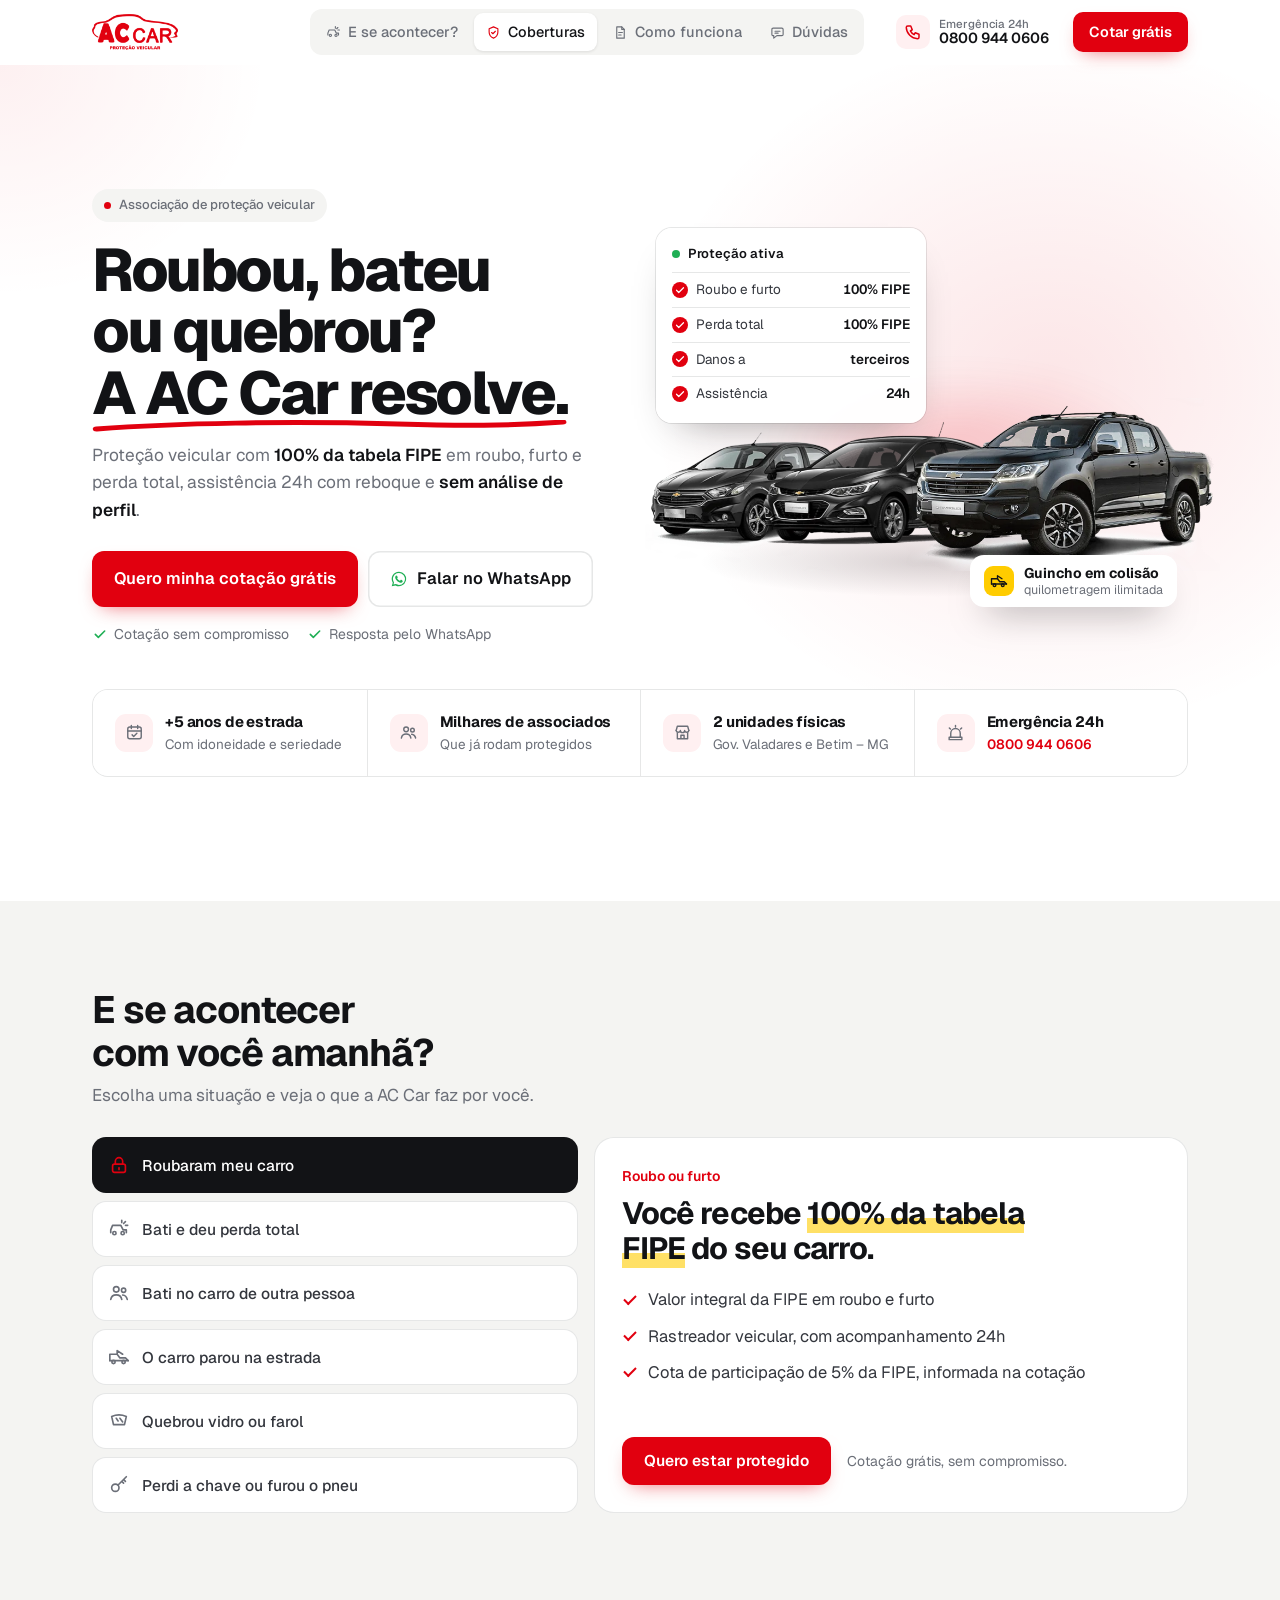
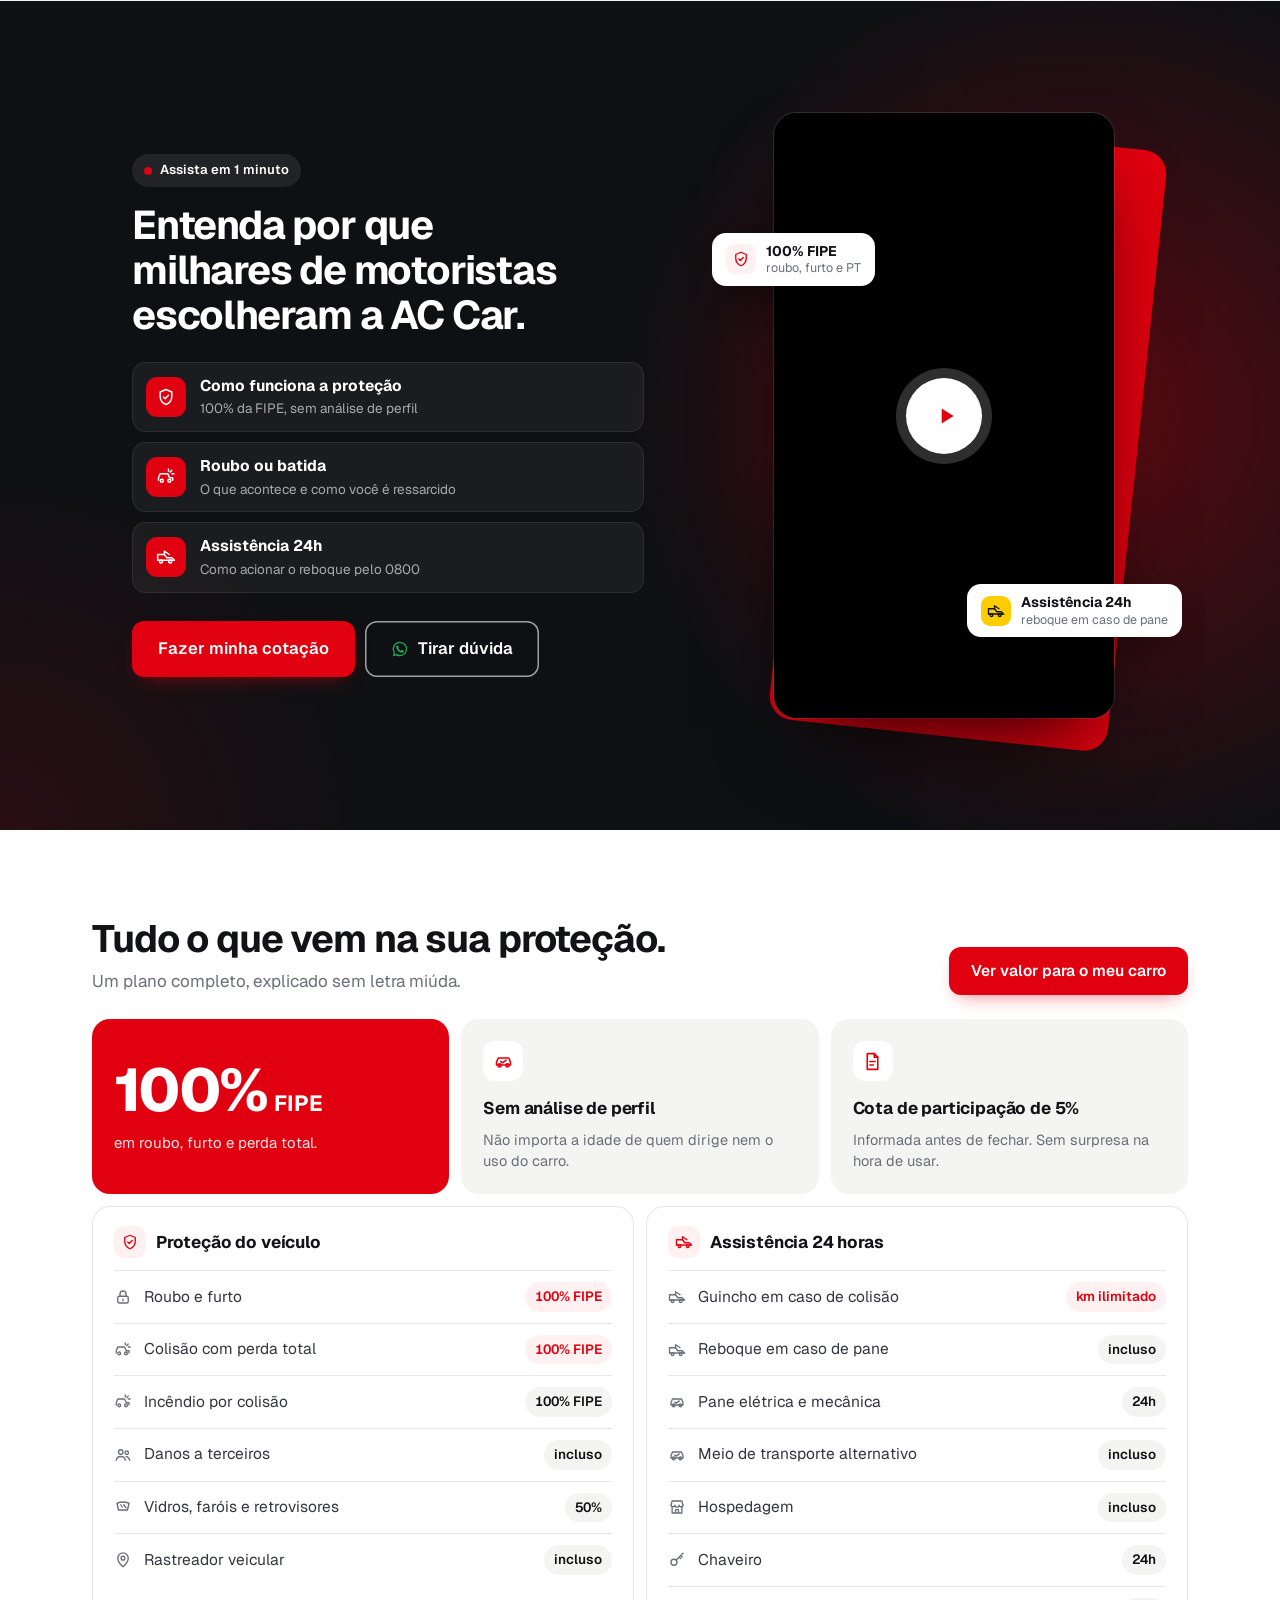
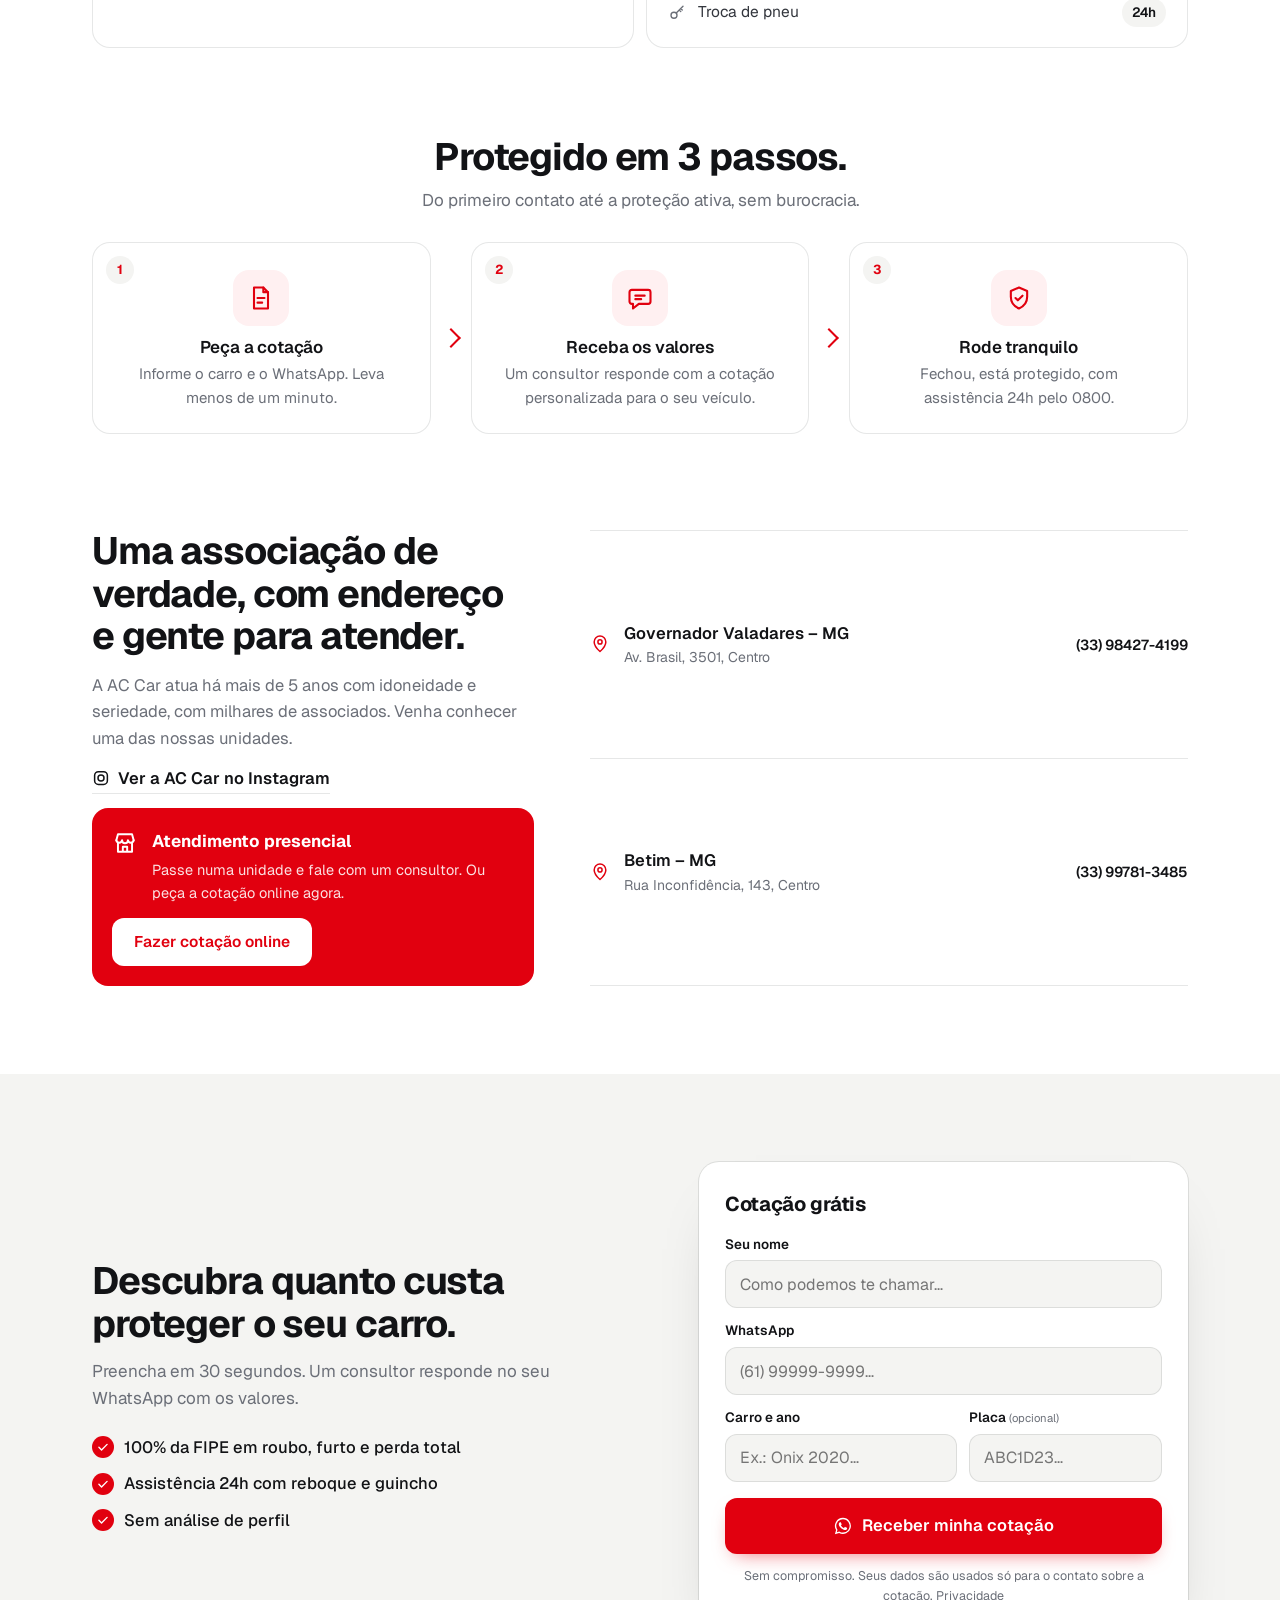
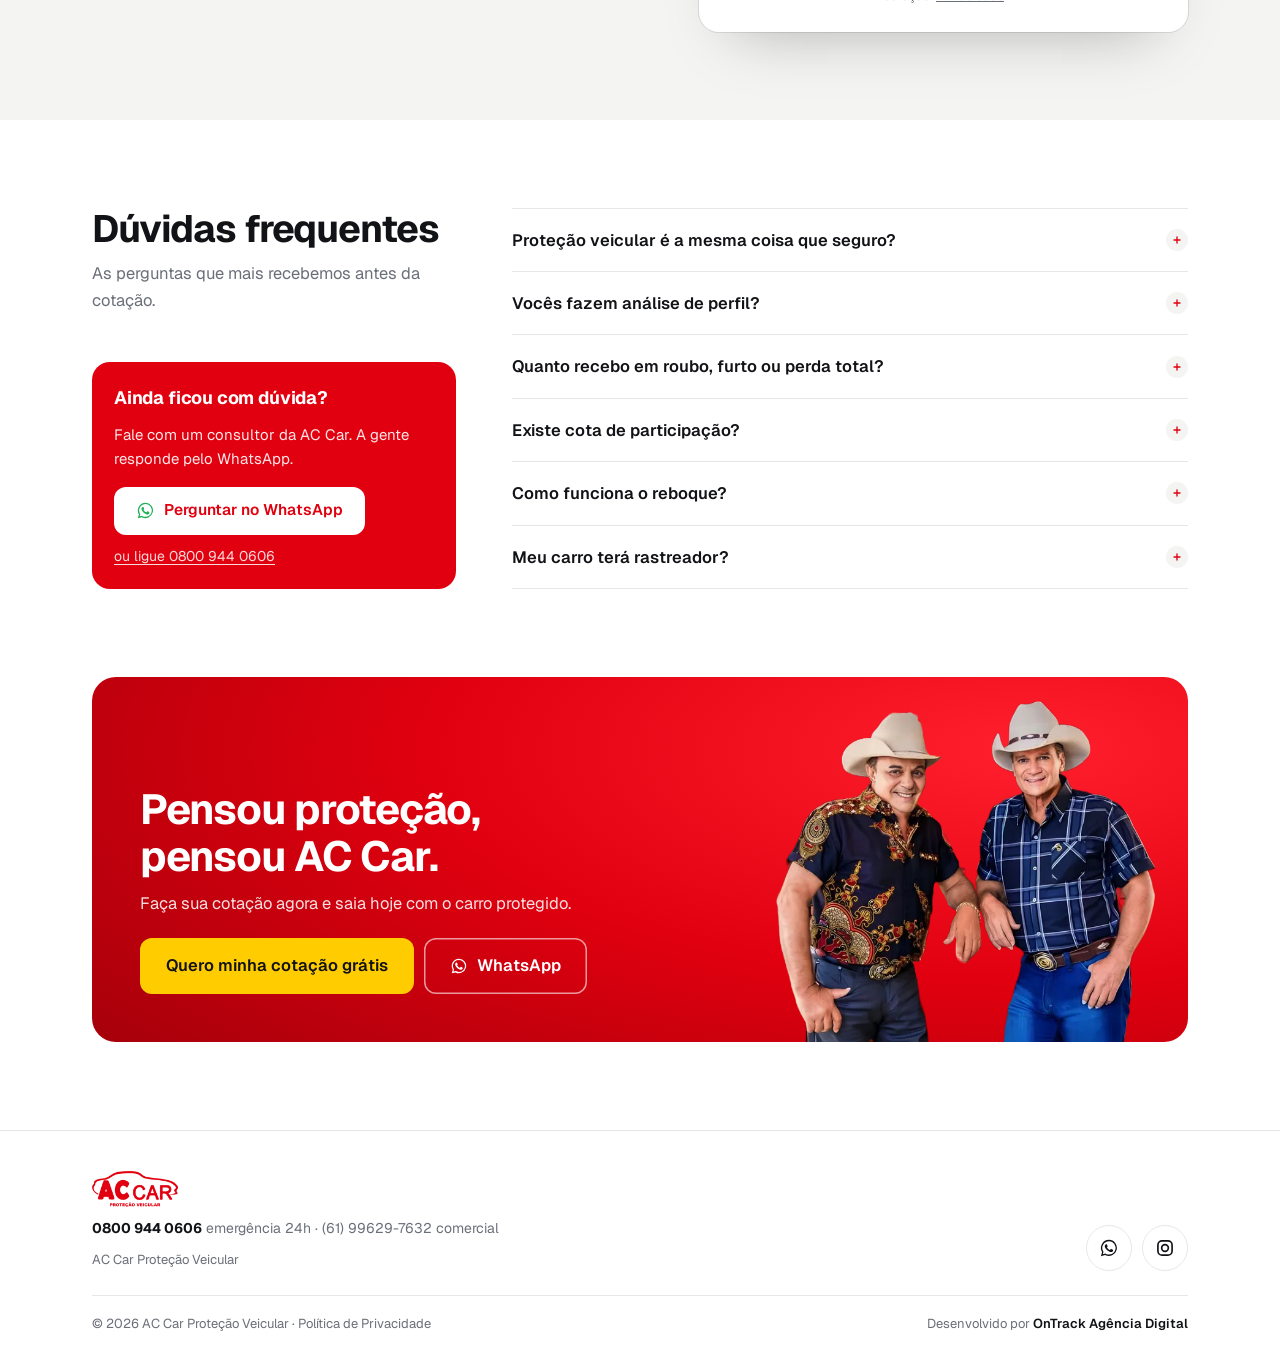
<file: index.html>
<!DOCTYPE html>
<html lang="pt-BR">
<head>
<meta charset="UTF-8">
<meta name="viewport" content="width=device-width, initial-scale=1.0, viewport-fit=cover">
<title>AC Car Proteção Veicular — 100% da FIPE, sem análise de perfil</title>
<meta name="description" content="Proteção veicular com 100% da FIPE em roubo, furto e perda total, assistência 24h com reboque e sem análise de perfil. Cotação grátis pelo WhatsApp.">
<meta name="theme-color" content="#FFFFFF">
<meta property="og:title" content="AC Car Proteção Veicular">
<meta property="og:description" content="Roubou, bateu, quebrou? A AC Car resolve. 100% da FIPE, assistência 24h e sem análise de perfil.">
<meta property="og:type" content="website">
<meta property="og:image" content="assets/carros.webp">
<link rel="icon" href="assets/icone.png">
<link rel="preconnect" href="https://fonts.googleapis.com">
<link rel="preconnect" href="https://fonts.gstatic.com" crossorigin>
<link rel="stylesheet" href="https://fonts.googleapis.com/css2?family=Geist:wght@400;500;600;700;800&display=swap">
<link rel="stylesheet" href="style.css?v=16">
</head>
<body>

<svg width="0" height="0" style="position:absolute" aria-hidden="true">
  <defs>
    <symbol id="i-wa" viewBox="0 0 24 24"><path fill="currentColor" d="M12 2.2a9.7 9.7 0 0 0-8.3 14.7L2.3 21.8l5-1.3A9.7 9.7 0 1 0 12 2.2Zm0 17.7a8 8 0 0 1-4.1-1.1l-.3-.2-3 .8.8-2.9-.2-.3A8 8 0 1 1 12 19.9Zm4.4-6c-.2-.1-1.4-.7-1.7-.8-.2-.1-.4-.1-.5.1l-.8 1c-.1.2-.3.2-.5.1a6.6 6.6 0 0 1-3.3-2.9c-.2-.4.2-.4.7-1.3.1-.2 0-.3 0-.4l-.8-1.8c-.2-.5-.4-.4-.5-.4h-.5a.9.9 0 0 0-.7.3 2.8 2.8 0 0 0-.9 2.1 4.9 4.9 0 0 0 1 2.6 11.2 11.2 0 0 0 4.3 3.8c1.6.7 2.2.7 3 .6.5-.1 1.4-.6 1.6-1.2.2-.6.2-1.1.1-1.2l-.5-.4Z"/></symbol>
    <symbol id="i-check" viewBox="0 0 24 24"><path fill="none" stroke="currentColor" stroke-width="2.4" stroke-linecap="round" stroke-linejoin="round" d="m5 12.5 4.5 4.5L19 7.5"/></symbol>
    <symbol id="i-play" viewBox="0 0 24 24"><path fill="currentColor" d="M8 5v14l11-7Z"/></symbol>
    <symbol id="i-phone" viewBox="0 0 24 24"><path fill="none" stroke="currentColor" stroke-width="2" stroke-linecap="round" stroke-linejoin="round" d="M5 4h4l2 5-2.5 1.5a11 11 0 0 0 5 5L15 13l5 2v4a2 2 0 0 1-2 2A16 16 0 0 1 3 6a2 2 0 0 1 2-2"/></symbol>
    <symbol id="i-shield" viewBox="0 0 24 24"><g fill="none" stroke="currentColor" stroke-width="1.8" stroke-linecap="round" stroke-linejoin="round"><path d="M12 3 5 6v5c0 4.5 3 8.3 7 10 4-1.7 7-5.5 7-10V6Z"/><path d="m9 12 2 2 4-4"/></g></symbol>
    <symbol id="i-pin" viewBox="0 0 24 24"><g fill="none" stroke="currentColor" stroke-width="1.8" stroke-linecap="round" stroke-linejoin="round"><path d="M12 21s-7-6.2-7-11.5a7 7 0 0 1 14 0C19 14.8 12 21 12 21Z"/><circle cx="12" cy="9.5" r="2.5"/></g></symbol>
    <symbol id="i-ig" viewBox="0 0 24 24"><g fill="none" stroke="currentColor" stroke-width="2"><rect x="3.5" y="3.5" width="17" height="17" rx="5"/><circle cx="12" cy="12" r="4"/></g></symbol>
    <symbol id="i-cal" viewBox="0 0 24 24"><g fill="none" stroke="currentColor" stroke-width="1.8" stroke-linecap="round" stroke-linejoin="round"><rect x="3.5" y="5" width="17" height="15" rx="2.5"/><path d="M3.5 10h17M8 3v4M16 3v4"/><path d="m9 15 2 2 4-4"/></g></symbol>
    <symbol id="i-users" viewBox="0 0 24 24"><g fill="none" stroke="currentColor" stroke-width="1.8" stroke-linecap="round" stroke-linejoin="round"><circle cx="9" cy="8" r="3"/><path d="M3 19c.5-3 3-5 6-5s5.5 2 6 5"/><circle cx="17" cy="9" r="2.3"/><path d="M16 14.2c2.4.2 4.3 1.9 5 4.8"/></g></symbol>
    <symbol id="i-store" viewBox="0 0 24 24"><g fill="none" stroke="currentColor" stroke-width="1.8" stroke-linecap="round" stroke-linejoin="round"><path d="M4 9.5 5.5 4h13L20 9.5"/><path d="M4 9.5a2.7 2.7 0 0 0 5.3 0 2.7 2.7 0 0 0 5.4 0 2.7 2.7 0 0 0 5.3 0"/><path d="M5.5 12.5V20h13v-7.5M10 20v-4.5h4V20"/></g></symbol>
    <symbol id="i-siren" viewBox="0 0 24 24"><g fill="none" stroke="currentColor" stroke-width="1.8" stroke-linecap="round" stroke-linejoin="round"><path d="M6 18v-5a6 6 0 0 1 12 0v5"/><path d="M4 18h16v3H4z"/><path d="M12 3v2M4.2 6.2l1.4 1.4M19.8 6.2l-1.4 1.4"/></g></symbol>
    <symbol id="i-doc" viewBox="0 0 24 24"><g fill="none" stroke="currentColor" stroke-width="1.8" stroke-linecap="round" stroke-linejoin="round"><path d="M6 3h8l4 4v14H6z"/><path d="M14 3v4h4M9 12h6M9 16h4"/></g></symbol>
    <symbol id="i-chat" viewBox="0 0 24 24"><g fill="none" stroke="currentColor" stroke-width="1.8" stroke-linecap="round" stroke-linejoin="round"><path d="M5 5h14a2 2 0 0 1 2 2v8a2 2 0 0 1-2 2h-8l-5 4v-4H5a2 2 0 0 1-2-2V7a2 2 0 0 1 2-2Z"/><path d="M8 10h8M8 13h5"/></g></symbol>
    <symbol id="i-car" viewBox="0 0 24 24"><g fill="none" stroke="currentColor" stroke-width="1.8" stroke-linecap="round" stroke-linejoin="round"><path d="M4 16v-3l2-5h12l2 5v3Z"/><circle cx="7.5" cy="16.5" r="1.8"/><circle cx="16.5" cy="16.5" r="1.8"/><path d="m9 12 2 1.5 4-3"/></g></symbol>
    <symbol id="s-theft" viewBox="0 0 24 24"><g fill="none" stroke="currentColor" stroke-width="1.8" stroke-linecap="round" stroke-linejoin="round"><rect x="5" y="11" width="14" height="9" rx="2"/><path d="M8 11V8a4 4 0 0 1 8 0v3"/><path d="M12 15v2"/></g></symbol>
    <symbol id="s-crash" viewBox="0 0 24 24"><g fill="none" stroke="currentColor" stroke-width="1.8" stroke-linecap="round" stroke-linejoin="round"><path d="M3 16v-3l2-5h9l2.5 5H20v3"/><circle cx="7" cy="16.5" r="1.8"/><circle cx="16" cy="16.5" r="1.8"/><path d="M19 4l-2 2M21.5 8H19M15 2.5V5"/></g></symbol>
    <symbol id="s-third" viewBox="0 0 24 24"><g fill="none" stroke="currentColor" stroke-width="1.8" stroke-linecap="round" stroke-linejoin="round"><circle cx="9" cy="8" r="3"/><path d="M3 19c.5-3 3-5 6-5s5.5 2 6 5"/><circle cx="17" cy="9" r="2.3"/><path d="M16 14.2c2.4.2 4.3 1.9 5 4.8"/></g></symbol>
    <symbol id="s-tow" viewBox="0 0 24 24"><g fill="none" stroke="currentColor" stroke-width="1.8" stroke-linecap="round" stroke-linejoin="round"><path d="M2 16V9h8l3 4h6l3 3"/><path d="M2 16h20"/><circle cx="6" cy="17.5" r="1.8"/><circle cx="17" cy="17.5" r="1.8"/><path d="M10 9V5l6 4"/></g></symbol>
    <symbol id="s-glass" viewBox="0 0 24 24"><g fill="none" stroke="currentColor" stroke-width="1.8" stroke-linecap="round" stroke-linejoin="round"><path d="M4 7c5-2 11-2 16 0l-2 9H6Z"/><path d="m9 9 2 3M13 9l3 4"/></g></symbol>
    <symbol id="s-key" viewBox="0 0 24 24"><g fill="none" stroke="currentColor" stroke-width="1.8" stroke-linecap="round" stroke-linejoin="round"><circle cx="8" cy="15" r="4"/><path d="m11 12 9-9M17 6l2 2M15 8l2 2"/></g></symbol>
  </defs>
</svg>

<a class="skip" href="#conteudo">Pular para o conteúdo</a>

<header class="topbar">
  <div class="wrap topbar-in">
    <a href="#" class="logo" translate="no" aria-label="AC Car Proteção Veicular, início"><span class="logo-mark"></span></a>
    <nav class="nav" aria-label="Seções">
      <a href="#simulador"><svg class="ic"><use href="#s-crash"/></svg>E se acontecer?</a>
      <a href="#coberturas"><svg class="ic"><use href="#i-shield"/></svg>Coberturas</a>
      <a href="#como-funciona"><svg class="ic"><use href="#i-doc"/></svg>Como funciona</a>
      <a href="#duvidas"><svg class="ic"><use href="#i-chat"/></svg>Dúvidas</a>
    </nav>
    <a class="top-call" href="tel:08009440606" aria-label="Emergência 24 horas: 0800 944 0606"><svg class="ic"><use href="#i-phone"/></svg><span><small>Emergência 24h</small>0800 944 0606</span></a>
    <a class="btn btn-red btn-sm" href="#cotacao" data-track="accar_cta_click" data-location="header">Cotar grátis</a>
  </div>
</header>

<main id="conteudo">

  <!-- 1. HERO -->
  <section class="hero">
    <div class="wrap hero-grid">
      <div class="hero-copy">
        <p class="hero-pill"><span class="dot" aria-hidden="true"></span>Associação de proteção veicular</p>
        <h1>Roubou, bateu ou quebrou? <span class="h1-mark">A AC&nbsp;Car resolve.<svg viewBox="0 0 300 14" preserveAspectRatio="none" aria-hidden="true"><path d="M3 9c50-6 120-8 190-5 40 2 70 2 104-2"/></svg></span></h1>
        <p class="lead">Proteção veicular com <strong>100% da tabela FIPE</strong> em roubo, furto e perda total, assistência 24h com reboque e <strong>sem análise de perfil</strong>.</p>
        <div class="cta-row">
          <a class="btn btn-red btn-lg" href="#cotacao" data-track="accar_cta_click" data-location="hero">Quero minha cotação grátis</a>
          <a class="btn btn-ghost btn-lg" href="https://wa.me/5561996297632?text=Ol%C3%A1!%20Vim%20pelo%20site%20e%20quero%20uma%20cota%C3%A7%C3%A3o%20de%20prote%C3%A7%C3%A3o%20veicular." target="_blank" rel="noopener" data-track="accar_whatsapp_click" data-location="hero"><svg class="ic ic-wa"><use href="#i-wa"/></svg> Falar no WhatsApp</a>
        </div>
        <ul class="micro">
          <li><svg class="ic"><use href="#i-check"/></svg>Cotação sem compromisso</li>
          <li><svg class="ic"><use href="#i-check"/></svg>Resposta pelo WhatsApp</li>
        </ul>
      </div>

      <div class="hero-visual">
        <span class="floor" aria-hidden="true"></span>
        <span class="car-glow" aria-hidden="true"></span>
        <img class="hero-cars" src="assets/carros.webp" alt="Carros e picape protegidos pela AC Car" width="1052" height="317" fetchpriority="high" decoding="async">
        <div class="status" aria-label="Exemplo de proteção ativa">
          <p class="status-head"><span class="pulse" aria-hidden="true"></span>Proteção ativa</p>
          <ul>
            <li><svg class="ic"><use href="#i-check"/></svg>Roubo e furto <b>100% FIPE</b></li>
            <li><svg class="ic"><use href="#i-check"/></svg>Perda total <b>100% FIPE</b></li>
            <li><svg class="ic"><use href="#i-check"/></svg>Danos a <b>terceiros</b></li>
            <li><svg class="ic"><use href="#i-check"/></svg>Assistência <b>24h</b></li>
          </ul>
        </div>
        <p class="badge-24" aria-hidden="true"><svg class="ic"><use href="#s-tow"/></svg><span><b>Guincho em colisão</b>quilometragem ilimitada</span></p>
      </div>
    </div>

    <div class="wrap">
      <ul class="trust" aria-label="Por que confiar na AC Car">
        <li><span class="trust-ic"><svg class="ic"><use href="#i-cal"/></svg></span><div><b>+5 anos de estrada</b><span>Com idoneidade e seriedade</span></div></li>
        <li><span class="trust-ic"><svg class="ic"><use href="#i-users"/></svg></span><div><b>Milhares de associados</b><span>Que já rodam protegidos</span></div></li>
        <li><span class="trust-ic"><svg class="ic"><use href="#i-store"/></svg></span><div><b>2 unidades físicas</b><span>Gov. Valadares e Betim – MG</span></div></li>
        <li><span class="trust-ic"><svg class="ic"><use href="#i-siren"/></svg></span><div><b>Emergência 24h</b><a href="tel:08009440606">0800 944 0606</a></div></li>
      </ul>
    </div>
  </section>

  <!-- 2. SIMULADOR: E SE ACONTECER COM VOCÊ? -->
  <section class="sim" id="simulador">
    <div class="wrap">
      <div class="sec-head">
        <h2>E se acontecer com você amanhã?</h2>
        <p>Escolha uma situação e veja o que a AC Car faz por você.</p>
      </div>

      <div class="sim-box">
        <div class="sim-tabs" role="tablist" aria-label="Situações">
          <button role="tab" id="t-roubo" aria-controls="p-roubo" aria-selected="true"><svg class="ic"><use href="#s-theft"/></svg>Roubaram meu carro</button>
          <button role="tab" id="t-pt" aria-controls="p-pt" aria-selected="false" tabindex="-1"><svg class="ic"><use href="#s-crash"/></svg>Bati e deu perda total</button>
          <button role="tab" id="t-terceiro" aria-controls="p-terceiro" aria-selected="false" tabindex="-1"><svg class="ic"><use href="#s-third"/></svg>Bati no carro de outra pessoa</button>
          <button role="tab" id="t-pane" aria-controls="p-pane" aria-selected="false" tabindex="-1"><svg class="ic"><use href="#s-tow"/></svg>O carro parou na estrada</button>
          <button role="tab" id="t-vidro" aria-controls="p-vidro" aria-selected="false" tabindex="-1"><svg class="ic"><use href="#s-glass"/></svg>Quebrou vidro ou farol</button>
          <button role="tab" id="t-chave" aria-controls="p-chave" aria-selected="false" tabindex="-1"><svg class="ic"><use href="#s-key"/></svg>Perdi a chave ou furou o pneu</button>
        </div>

        <div class="sim-panels">
          <article class="panel" role="tabpanel" id="p-roubo" aria-labelledby="t-roubo">
            <p class="panel-kicker">Roubo ou furto</p>
            <p class="panel-result">Você recebe <span>100% da tabela FIPE</span> do seu carro.</p>
            <ul><li>Valor integral da FIPE em roubo e furto</li><li>Rastreador veicular, com acompanhamento 24h</li><li>Cota de participação de 5% da FIPE, informada na cotação</li></ul>
          </article>
          <article class="panel" role="tabpanel" id="p-pt" aria-labelledby="t-pt" hidden>
            <p class="panel-kicker">Colisão com perda total</p>
            <p class="panel-result">Perda total também é <span>100% da tabela FIPE</span>.</p>
            <ul><li>Vale para colisão e para incêndio causado por colisão</li><li>Guincho com quilometragem ilimitada em caso de colisão</li><li>Cota de participação de 5% da FIPE, informada na cotação</li></ul>
          </article>
          <article class="panel" role="tabpanel" id="p-terceiro" aria-labelledby="t-terceiro" hidden>
            <p class="panel-kicker">Danos a terceiros</p>
            <p class="panel-result">O prejuízo do outro carro <span>fica coberto</span>.</p>
            <ul><li>Danos materiais causados a terceiros</li><li>Sem precisar tirar do seu bolso na hora</li><li>Atendimento pela central da AC Car</li></ul>
          </article>
          <article class="panel" role="tabpanel" id="p-pane" aria-labelledby="t-pane" hidden>
            <p class="panel-kicker">Pane na estrada</p>
            <p class="panel-result">O reboque vai até você, <span>24 horas por dia</span>.</p>
            <ul><li>Reboque em caso de pane elétrica ou mecânica</li><li>Remoção do veículo no local</li><li>Meio de transporte alternativo e hospedagem quando precisar</li></ul>
          </article>
          <article class="panel" role="tabpanel" id="p-vidro" aria-labelledby="t-vidro" hidden>
            <p class="panel-kicker">Vidros e lanternas</p>
            <p class="panel-result">Reparo ou troca com <span>50% de cobertura</span>.</p>
            <ul><li>Vidros e retrovisores</li><li>Faróis e lanternas</li><li>Sem análise de perfil do condutor</li></ul>
          </article>
          <article class="panel" role="tabpanel" id="p-chave" aria-labelledby="t-chave" hidden>
            <p class="panel-kicker">Imprevistos do dia a dia</p>
            <p class="panel-result">Um profissional <span>vai até onde você está</span>.</p>
            <ul><li>Chaveiro 24h em perda, roubo ou quebra da chave</li><li>Troca de pneu pela central de assistência</li><li>Atendimento emergencial: 0800 944 0606</li></ul>
          </article>
          <div class="panel-cta">
            <a class="btn btn-red" href="#cotacao" data-track="accar_cta_click" data-location="simulador">Quero estar protegido</a>
            <span>Cotação grátis, sem compromisso.</span>
          </div>
        </div>
      </div>
    </div>
  </section>

  <!-- 3. VÍDEO — para ativar, cole o ID do YouTube em data-video-id (youtube.com/watch?v=ID) -->
  <section class="watch" aria-labelledby="watch-title">
    <div class="wrap watch-grid">
      <div class="watch-copy">
        <p class="watch-tag"><span class="live-dot" aria-hidden="true"></span>Assista em 1 minuto</p>
        <h2 id="watch-title">Entenda por que milhares de motoristas escolheram a AC&nbsp;Car.</h2>
        <ul class="watch-list">
          <li><span class="wl-ic"><svg class="ic"><use href="#i-shield"/></svg></span><div><b>Como funciona a proteção</b><span>100% da FIPE, sem análise de perfil</span></div></li>
          <li><span class="wl-ic"><svg class="ic"><use href="#s-crash"/></svg></span><div><b>Roubo ou batida</b><span>O que acontece e como você é ressarcido</span></div></li>
          <li><span class="wl-ic"><svg class="ic"><use href="#s-tow"/></svg></span><div><b>Assistência 24h</b><span>Como acionar o reboque pelo 0800</span></div></li>
        </ul>
        <div class="watch-cta">
          <a class="btn btn-red btn-lg" href="#cotacao" data-track="accar_cta_click" data-location="video">Fazer minha cotação</a>
          <a class="btn btn-onred btn-lg" href="https://wa.me/5561996297632?text=Ol%C3%A1!%20Vi%20o%20v%C3%ADdeo%20no%20site%20e%20quero%20uma%20cota%C3%A7%C3%A3o." target="_blank" rel="noopener" data-track="accar_whatsapp_click" data-location="video"><svg class="ic ic-wa"><use href="#i-wa"/></svg> Tirar dúvida</a>
        </div>
      </div>
      <div class="watch-media">
        <span class="media-glow" aria-hidden="true"></span>
        <span class="media-card" aria-hidden="true"></span>
        <div class="video video-short" data-video-id="E_hGtP4i5gk">
          <button class="video-poster" type="button" aria-label="Assistir ao vídeo da AC Car">
            <span class="play"><svg class="ic"><use href="#i-play"/></svg></span>
            <span class="video-soon">Vídeo em breve</span>
          </button>
        </div>
        <p class="chip-float chip-a" aria-hidden="true"><svg class="ic"><use href="#i-shield"/></svg><span><b>100% FIPE</b>roubo, furto e PT</span></p>
        <p class="chip-float chip-b" aria-hidden="true"><svg class="ic"><use href="#s-tow"/></svg><span><b>Assistência 24h</b>reboque em caso de pane</span></p>
      </div>
    </div>
  </section>

  <!-- 4. COBERTURAS COMPLETAS -->
  <section class="cover" id="coberturas">
    <div class="wrap">
      <div class="cover-top">
        <div>
          <h2>Tudo o que vem na sua proteção.</h2>
          <p>Um plano completo, explicado sem letra miúda.</p>
        </div>
        <a class="btn btn-red" href="#cotacao" data-track="accar_cta_click" data-location="coberturas">Ver valor para o meu carro</a>
      </div>

      <div class="hl">
        <div class="hl-card hl-red">
          <p class="hl-big">100%<small>FIPE</small></p>
          <p>em roubo, furto e perda total.</p>
        </div>
        <div class="hl-card">
          <span class="hl-ic"><svg class="ic"><use href="#i-car"/></svg></span>
          <b>Sem análise de perfil</b>
          <p>Não importa a idade de quem dirige nem o uso do carro.</p>
        </div>
        <div class="hl-card">
          <span class="hl-ic"><svg class="ic"><use href="#i-doc"/></svg></span>
          <b>Cota de participação de 5%</b>
          <p>Informada antes de fechar. Sem surpresa na hora de usar.</p>
        </div>
      </div>

      <div class="panels">
        <div class="panel-box">
          <p class="panel-title"><span class="panel-ic"><svg class="ic"><use href="#i-shield"/></svg></span>Proteção do veículo</p>
          <ul class="items">
            <li><svg class="ic" aria-hidden="true"><use href="#s-theft"/></svg><span>Roubo e furto</span><b class="hot">100% FIPE</b></li>
            <li><svg class="ic" aria-hidden="true"><use href="#s-crash"/></svg><span>Colisão com perda total</span><b class="hot">100% FIPE</b></li>
            <li><svg class="ic" aria-hidden="true"><use href="#s-crash"/></svg><span>Incêndio por colisão</span><b>100% FIPE</b></li>
            <li><svg class="ic" aria-hidden="true"><use href="#i-users"/></svg><span>Danos a terceiros</span><b>incluso</b></li>
            <li><svg class="ic" aria-hidden="true"><use href="#s-glass"/></svg><span>Vidros, faróis e retrovisores</span><b>50%</b></li>
            <li><svg class="ic" aria-hidden="true"><use href="#i-pin"/></svg><span>Rastreador veicular</span><b>incluso</b></li>
          </ul>
        </div>
        <div class="panel-box">
          <p class="panel-title"><span class="panel-ic"><svg class="ic"><use href="#s-tow"/></svg></span>Assistência 24 horas</p>
          <ul class="items">
            <li><svg class="ic" aria-hidden="true"><use href="#s-tow"/></svg><span>Guincho em caso de colisão</span><b class="hot">km ilimitado</b></li>
            <li><svg class="ic" aria-hidden="true"><use href="#s-tow"/></svg><span>Reboque em caso de pane</span><b>incluso</b></li>
            <li><svg class="ic" aria-hidden="true"><use href="#i-car"/></svg><span>Pane elétrica e mecânica</span><b>24h</b></li>
            <li><svg class="ic" aria-hidden="true"><use href="#i-car"/></svg><span>Meio de transporte alternativo</span><b>incluso</b></li>
            <li><svg class="ic" aria-hidden="true"><use href="#i-store"/></svg><span>Hospedagem</span><b>incluso</b></li>
            <li><svg class="ic" aria-hidden="true"><use href="#s-key"/></svg><span>Chaveiro</span><b>24h</b></li>
            <li><svg class="ic" aria-hidden="true"><use href="#s-key"/></svg><span>Troca de pneu</span><b>24h</b></li>
          </ul>
        </div>
      </div>
    </div>
  </section>

  <!-- 5. COMO FUNCIONA -->
  <section class="steps" id="como-funciona">
    <div class="wrap">
      <div class="sec-head sec-center"><h2>Protegido em 3 passos.</h2><p>Do primeiro contato até a proteção ativa, sem burocracia.</p></div>
      <ol class="steps-list">
        <li><span class="n">1</span><svg class="step-ic" aria-hidden="true"><use href="#i-doc"/></svg><div><h3>Peça a cotação</h3><p>Informe o carro e o WhatsApp. Leva menos de um minuto.</p></div></li>
        <li><span class="n">2</span><svg class="step-ic" aria-hidden="true"><use href="#i-chat"/></svg><div><h3>Receba os valores</h3><p>Um consultor responde com a cotação personalizada para o seu veículo.</p></div></li>
        <li><span class="n">3</span><svg class="step-ic" aria-hidden="true"><use href="#i-shield"/></svg><div><h3>Rode tranquilo</h3><p>Fechou, está protegido, com assistência 24h pelo 0800.</p></div></li>
      </ol>
    </div>
  </section>

  <!-- 6. CONFIANÇA -->
  <section class="proof">
    <div class="wrap proof-grid">
      <div class="proof-copy">
        <h2>Uma associação de verdade, com endereço e gente para atender.</h2>
        <p>A AC Car atua há mais de 5 anos com idoneidade e seriedade, com milhares de associados. Venha conhecer uma das nossas unidades.</p>
        <a class="link" href="https://www.instagram.com/accarprotecaoveiculardf/" target="_blank" rel="noopener" data-track="accar_instagram_click" data-location="confianca"><svg class="ic"><use href="#i-ig"/></svg> Ver a AC Car no Instagram</a>
        <div class="visit-card">
          <svg class="ic"><use href="#i-store"/></svg>
          <div><b>Atendimento presencial</b><span>Passe numa unidade e fale com um consultor. Ou peça a cotação online agora.</span></div>
          <a class="btn btn-white-red" href="#cotacao" data-track="accar_cta_click" data-location="unidades">Fazer cotação online</a>
        </div>
      </div>
      <ul class="units" aria-label="Unidades">
        <li><svg class="ic"><use href="#i-pin"/></svg><div><b>Governador Valadares – MG</b><span>Av. Brasil, 3501, Centro</span></div><a href="tel:+5533984274199">(33) 98427-4199</a></li>
        <li><svg class="ic"><use href="#i-pin"/></svg><div><b>Betim – MG</b><span>Rua Inconfidência, 143, Centro</span></div><a href="tel:+5533997813485">(33) 99781-3485</a></li>
      </ul>
    </div>
    <!-- TODO: depoimentos reais de associados. Para exibir, preencha e remova o atributo hidden. -->
    <div class="wrap" hidden>
      <div class="voices">
        <figure class="voice"><blockquote>“[Depoimento real do associado]”</blockquote><figcaption><b>[Nome]</b> · [Cidade]</figcaption></figure>
        <figure class="voice"><blockquote>“[Depoimento real do associado]”</blockquote><figcaption><b>[Nome]</b> · [Cidade]</figcaption></figure>
        <figure class="voice"><blockquote>“[Depoimento real do associado]”</blockquote><figcaption><b>[Nome]</b> · [Cidade]</figcaption></figure>
      </div>
    </div>
  </section>

  <!-- 7. COTAÇÃO -->
  <section class="quote" id="cotacao">
    <div class="wrap quote-grid">
      <div class="quote-copy">
        <h2>Descubra quanto custa proteger o seu carro.</h2>
        <p>Preencha em 30 segundos. Um consultor responde no seu WhatsApp com os valores.</p>
        <ul class="quote-points">
          <li><svg class="ic"><use href="#i-check"/></svg>100% da FIPE em roubo, furto e perda total</li>
          <li><svg class="ic"><use href="#i-check"/></svg>Assistência 24h com reboque e guincho</li>
          <li><svg class="ic"><use href="#i-check"/></svg>Sem análise de perfil</li>
        </ul>
      </div>
      <form class="form" id="form-cotacao" novalidate>
        <p class="form-title">Cotação grátis</p>
        <div class="field"><label for="f-nome">Seu nome</label><input id="f-nome" name="nome" autocomplete="name" placeholder="Como podemos te chamar…" required></div>
        <div class="field"><label for="f-tel">WhatsApp</label><input id="f-tel" name="telefone" type="tel" inputmode="tel" autocomplete="tel" placeholder="(61) 99999-9999…" required></div>
        <div class="field-row">
          <div class="field"><label for="f-carro">Carro e ano</label><input id="f-carro" name="carro" autocomplete="off" placeholder="Ex.: Onix 2020…" required></div>
          <div class="field"><label for="f-placa">Placa <small>(opcional)</small></label><input id="f-placa" name="placa" autocomplete="off" spellcheck="false" autocapitalize="characters" placeholder="ABC1D23…"></div>
        </div>
        <p class="form-error" id="form-error" role="alert" aria-live="polite"></p>
        <button class="btn btn-red btn-lg btn-block" type="submit"><svg class="ic"><use href="#i-wa"/></svg> Receber minha cotação</button>
        <p class="form-note">Sem compromisso. Seus dados são usados só para o contato sobre a cotação. <a href="politica-de-privacidade.html">Privacidade</a></p>
      </form>
    </div>
  </section>

  <!-- 8. DÚVIDAS -->
  <section class="faq" id="duvidas">
    <div class="wrap faq-grid">
      <div class="faq-side">
        <h2>Dúvidas frequentes</h2>
        <p class="faq-help">As perguntas que mais recebemos antes da cotação.</p>
        <div class="help-card">
          <p class="help-title">Ainda ficou com dúvida?</p>
          <p>Fale com um consultor da AC Car. A gente responde pelo WhatsApp.</p>
          <a class="btn btn-white-red" href="https://wa.me/5561996297632?text=Ol%C3%A1!%20Tenho%20uma%20d%C3%BAvida%20sobre%20a%20prote%C3%A7%C3%A3o%20veicular." target="_blank" rel="noopener" data-track="accar_whatsapp_click" data-location="faq"><svg class="ic"><use href="#i-wa"/></svg> Perguntar no WhatsApp</a>
          <a class="help-tel" href="tel:08009440606">ou ligue 0800 944 0606</a>
        </div>
      </div>
      <div class="faq-list">
        <details><summary>Proteção veicular é a mesma coisa que seguro?</summary><p>Não. A AC Car é uma associação de proteção veicular: os associados se unem para proteger seus veículos, com coberturas para roubo, furto, colisão, terceiros e assistência 24h.</p></details>
        <details><summary>Vocês fazem análise de perfil?</summary><p>Não. Não há análise de perfil do condutor nem da finalidade de uso do veículo.</p></details>
        <details><summary>Quanto recebo em roubo, furto ou perda total?</summary><p>100% da tabela FIPE do veículo, inclusive em incêndio causado por colisão.</p></details>
        <details><summary>Existe cota de participação?</summary><p>Sim, de 5% da FIPE. O consultor informa o valor exato na sua cotação.</p></details>
        <details><summary>Como funciona o reboque?</summary><p>Em caso de colisão, o guincho tem quilometragem ilimitada. Em caso de pane, o reboque também está incluso, 24 horas por dia.</p></details>
        <details><summary>Meu carro terá rastreador?</summary><p>Sim. O rastreador veicular faz parte da proteção, com link e acesso 24h para o associado acompanhar.</p></details>
      </div>
    </div>
  </section>

  <!-- 9. CTA FINAL -->
  <section class="final">
    <div class="wrap">
      <div class="final-box">
        <img class="final-duo" src="assets/dupla-sm.webp" alt="" width="620" height="557" loading="lazy" decoding="async">
        <div class="final-copy">
          <h2>Pensou proteção, pensou AC Car.</h2>
          <p>Faça sua cotação agora e saia hoje com o carro protegido.</p>
          <div class="cta-row">
            <a class="btn btn-yellow btn-lg" href="#cotacao" data-track="accar_cta_click" data-location="cta_final">Quero minha cotação grátis</a>
            <a class="btn btn-onred btn-lg" href="https://wa.me/5561996297632?text=Ol%C3%A1!%20Vim%20pelo%20site%20e%20quero%20uma%20cota%C3%A7%C3%A3o%20de%20prote%C3%A7%C3%A3o%20veicular." target="_blank" rel="noopener" data-track="accar_whatsapp_click" data-location="cta_final"><svg class="ic"><use href="#i-wa"/></svg> WhatsApp</a>
          </div>
        </div>
      </div>
    </div>
  </section>
</main>

<footer class="footer rod">
  <div class="wrap rod-top">
    <div class="rod-brand">
      <span class="logo-mark" aria-hidden="true"></span>
      <p><a href="tel:08009440606"><b>0800 944 0606</b></a> emergência 24h · <a href="https://wa.me/5561996297632" target="_blank" rel="noopener">(61) 99629-7632</a> comercial</p>
      <p class="footer-small">AC Car Proteção Veicular<!-- TODO: incluir ' · CNPJ 00.000.000/0000-00' com o CNPJ real da associação --></p>
    </div>
    <div class="rod-soc">
      <a href="https://wa.me/5561996297632" target="_blank" rel="noopener" aria-label="WhatsApp" data-track="accar_whatsapp_click" data-location="footer"><svg><use href="#i-wa"/></svg></a>
      <a href="https://www.instagram.com/accarprotecaoveiculardf/" target="_blank" rel="noopener" aria-label="Instagram" data-track="accar_instagram_click" data-location="footer"><svg><use href="#i-ig"/></svg></a>
    </div>
  </div>
  <div class="wrap"><div class="rod-bot">
    <span>© <span id="ano">2026</span> AC Car Proteção Veicular · <a href="politica-de-privacidade.html">Política de Privacidade</a></span>
    <a class="rod-credit" href="https://www.ontrackagenciadigital.com.br/" target="_blank" rel="noopener">Desenvolvido por <b>OnTrack Agência Digital</b></a>
  </div></div>
</footer>

<div class="dock" aria-label="Ações rápidas">
  <a class="btn btn-red dock-main" href="#cotacao" data-track="accar_cta_click" data-location="dock_mobile">Cotar grátis</a>
  <a class="dock-wa" href="https://wa.me/5561996297632?text=Ol%C3%A1!%20Vim%20pelo%20site%20e%20quero%20uma%20cota%C3%A7%C3%A3o%20de%20prote%C3%A7%C3%A3o%20veicular." target="_blank" rel="noopener" aria-label="Falar no WhatsApp" data-track="accar_whatsapp_click" data-location="dock_mobile"><svg class="ic"><use href="#i-wa"/></svg></a>
</div>

<script src="main.js?v=4"></script>
</body>
</html>
</file>
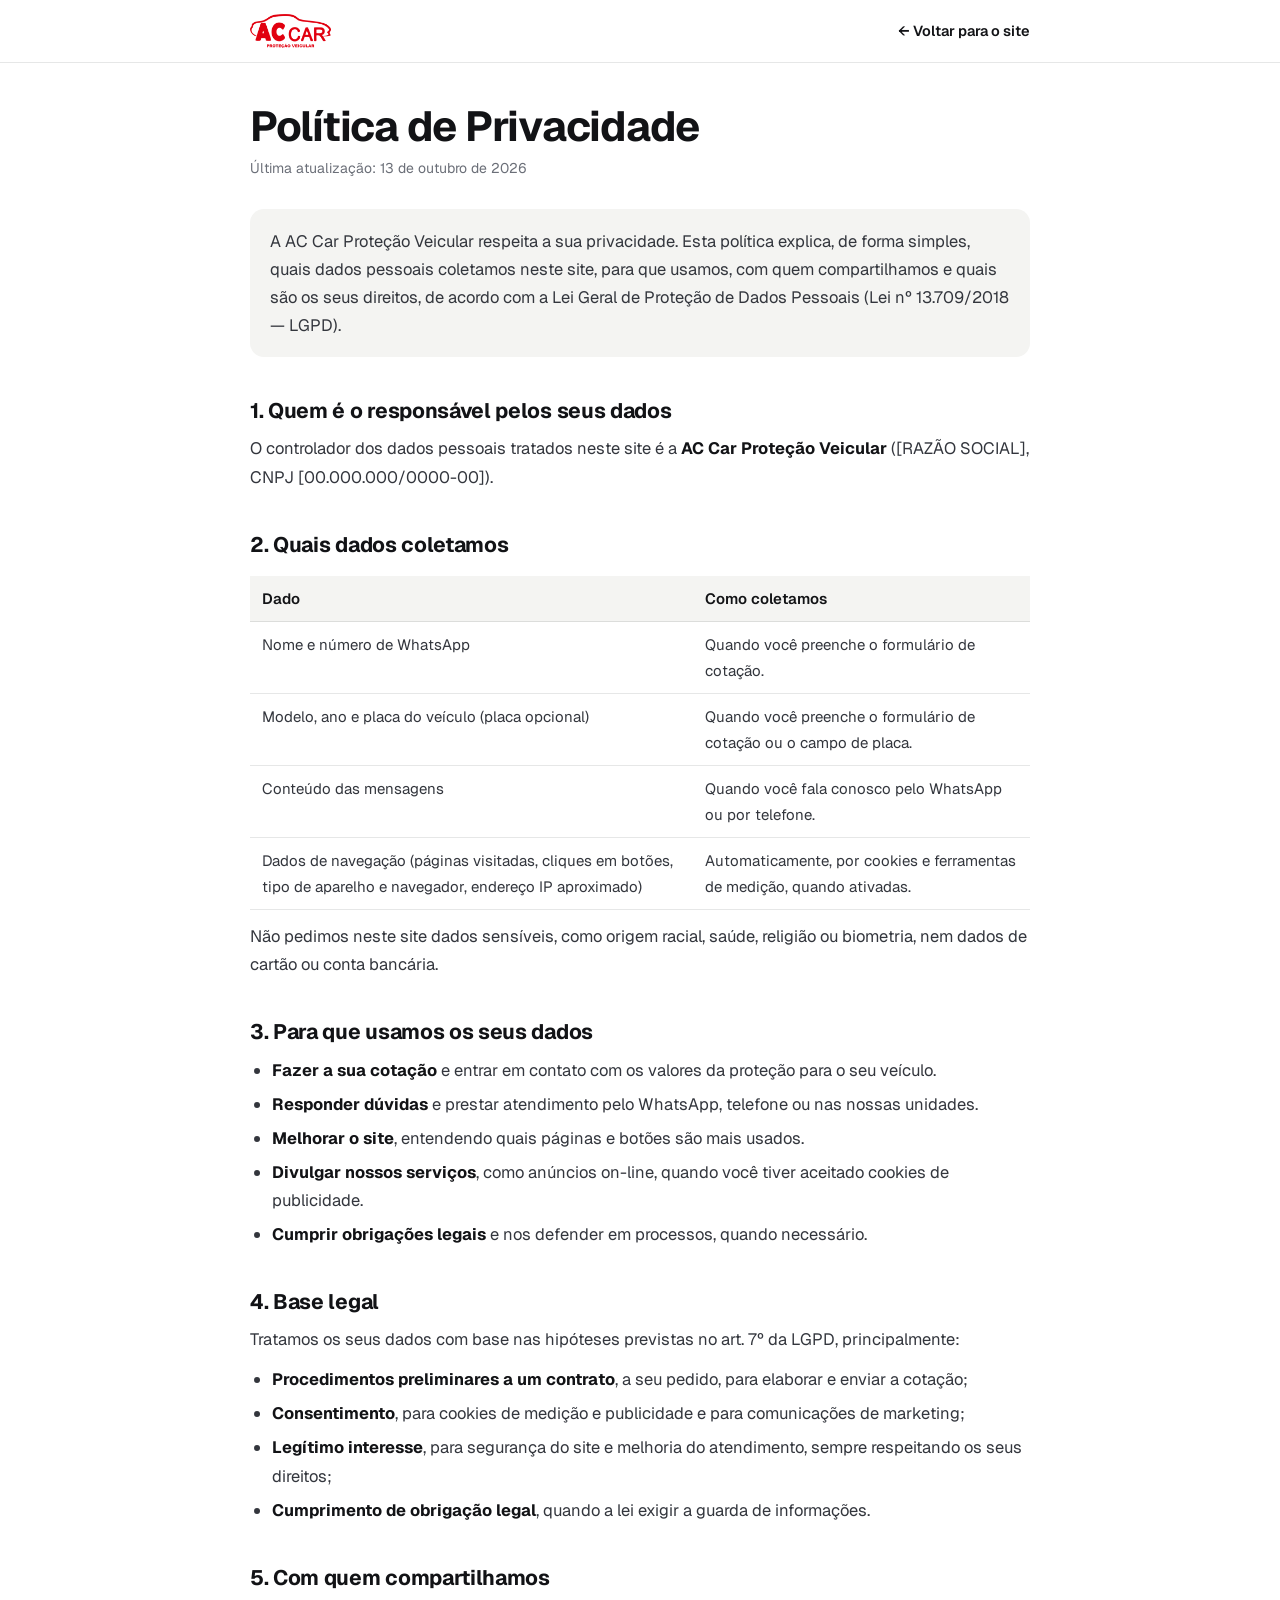
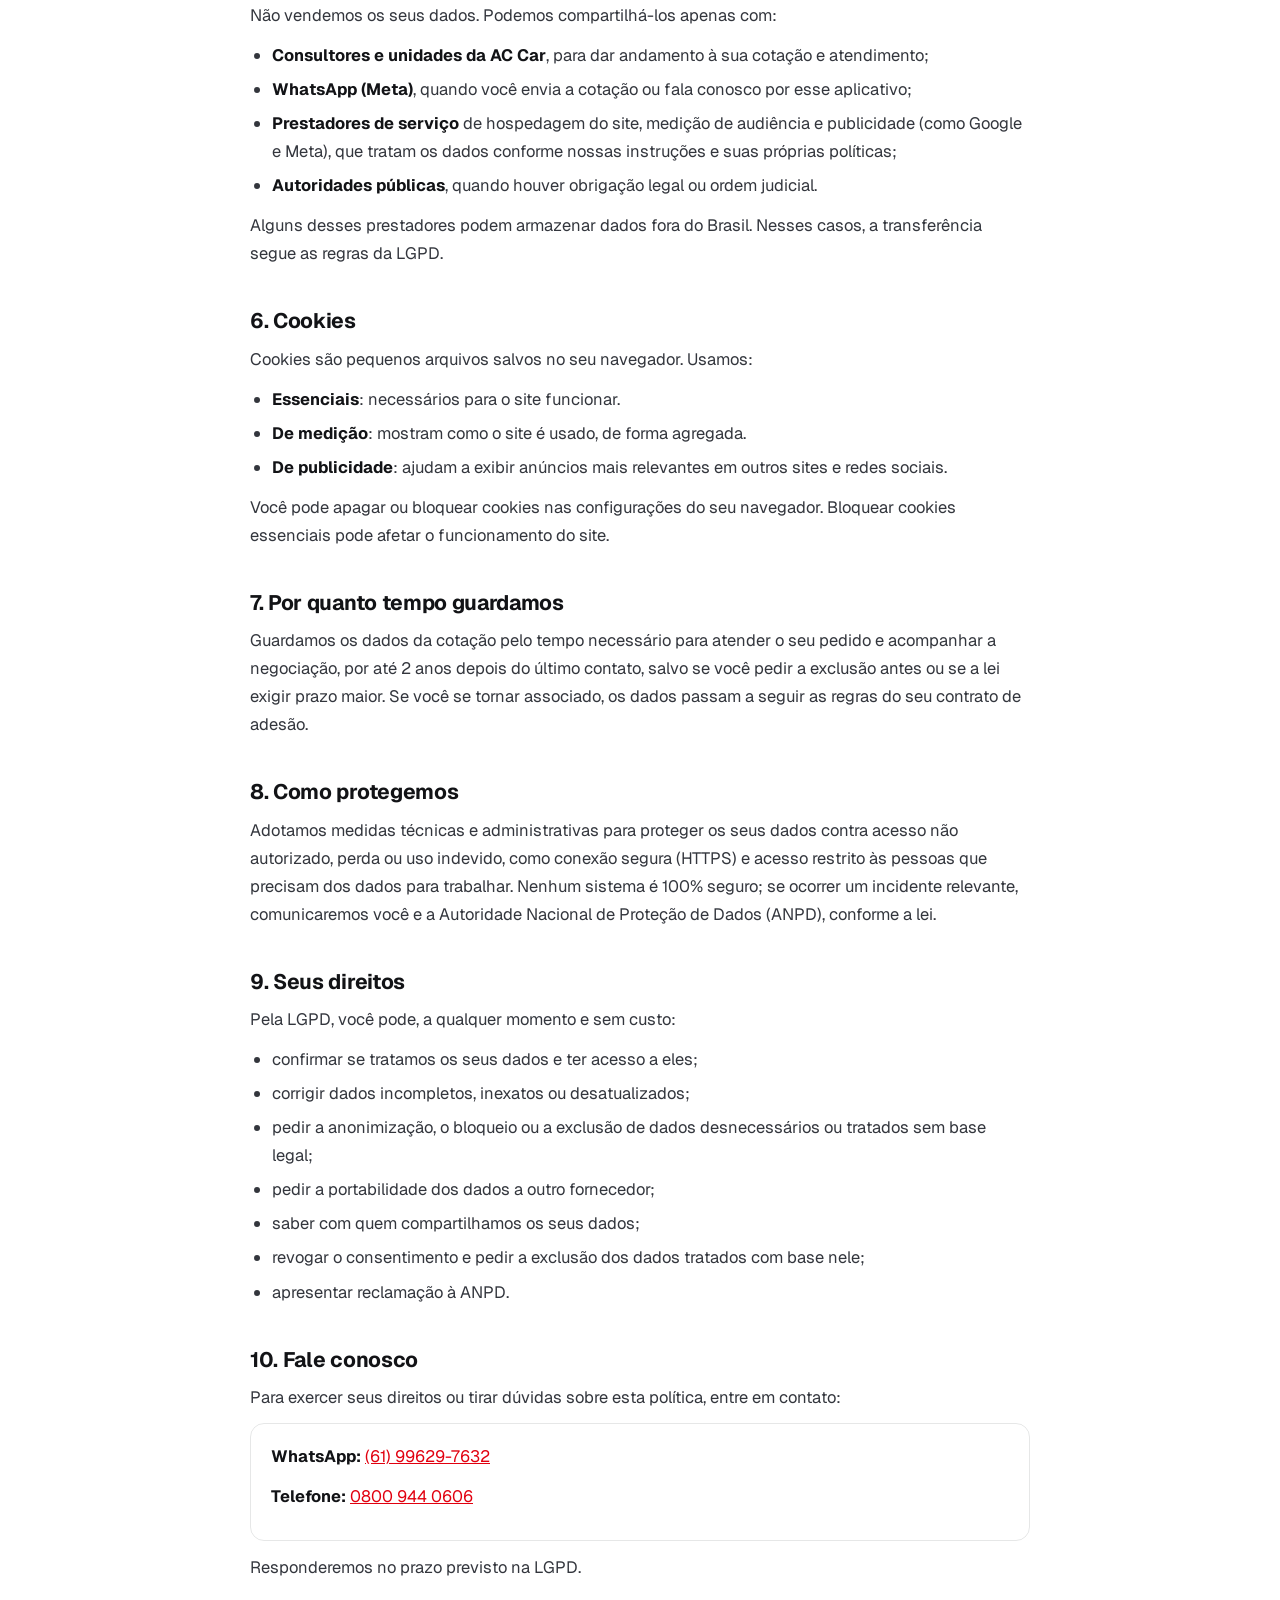
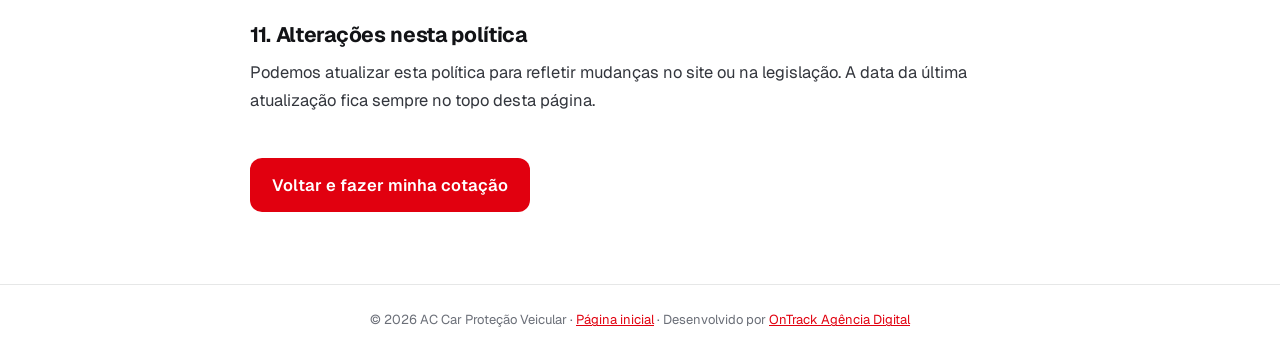
<file: politica-de-privacidade.html>
<!DOCTYPE html>
<html lang="pt-BR">
<head>
<meta charset="UTF-8">
<meta name="viewport" content="width=device-width, initial-scale=1.0">
<title>Política de Privacidade — AC Car Proteção Veicular</title>
<meta name="description" content="Como a AC Car Proteção Veicular coleta, usa e protege os seus dados pessoais.">
<link rel="icon" href="assets/icone.png">
<link rel="preconnect" href="https://fonts.googleapis.com">
<link rel="preconnect" href="https://fonts.gstatic.com" crossorigin>
<link rel="stylesheet" href="https://fonts.googleapis.com/css2?family=Geist:wght@400;500;600;700;800&display=swap">
<style>
  :root{ --red:#E1000F; --ink:#121316; --text:#33363D; --muted:#6B6F78; --mist:#F4F4F2; --line:rgba(18,19,22,.1); }
  *{ box-sizing:border-box; }
  body{ margin:0; background:#fff; color:var(--text); font-family:'Geist', system-ui, -apple-system, 'Segoe UI', sans-serif; font-size:16.5px; line-height:1.7; -webkit-font-smoothing:antialiased; }
  a{ color:var(--red); }
  .top{ position:sticky; top:0; z-index:5; background:rgba(255,255,255,.94); border-bottom:1px solid var(--line); }
  .top-in{ max-width:820px; margin:0 auto; padding:14px 20px; display:flex; align-items:center; justify-content:space-between; gap:16px; }
  .logo{ display:block; width:84px; height:34px; background:var(--red); -webkit-mask:url(assets/logo.png) left center / contain no-repeat; mask:url(assets/logo.png) left center / contain no-repeat; }
  .back{ font-size:14.5px; font-weight:600; color:var(--ink); text-decoration:none; }
  .back:hover{ color:var(--red); }
  main{ max-width:820px; margin:0 auto; padding:40px 20px 72px; }
  h1{ margin:0 0 8px; font-size:clamp(30px, 4vw, 42px); line-height:1.1; letter-spacing:-.03em; color:var(--ink); }
  .updated{ margin:0 0 28px; font-size:14px; color:var(--muted); }
  .intro{ padding:18px 20px; border-radius:14px; background:var(--mist); }
  h2{ margin:40px 0 10px; font-size:21px; line-height:1.3; letter-spacing:-.015em; color:var(--ink); }
  p{ margin:0 0 12px; }
  ul{ margin:0 0 12px; padding-left:22px; }
  li{ margin-bottom:6px; }
  strong{ color:var(--ink); }
  table{ width:100%; border-collapse:collapse; margin:8px 0 12px; font-size:15px; }
  th, td{ text-align:left; vertical-align:top; padding:10px 12px; border-bottom:1px solid var(--line); }
  th{ color:var(--ink); background:var(--mist); font-weight:600; }
  .table-wrap{ overflow-x:auto; }
  .contact{ margin-top:12px; padding:18px 20px; border-radius:14px; border:1px solid var(--line); }
  .cta{ display:inline-block; margin-top:32px; padding:13px 22px; border-radius:12px; background:var(--red); color:#fff; font-weight:600; text-decoration:none; }
  footer{ border-top:1px solid var(--line); padding:24px 20px; text-align:center; font-size:13px; color:var(--muted); }
</style>
</head>
<body>
<header class="top">
  <div class="top-in">
    <a href="index.html" aria-label="AC Car Proteção Veicular, página inicial"><span class="logo"></span></a>
    <a class="back" href="index.html">← Voltar para o site</a>
  </div>
</header>

<main>
  <h1>Política de Privacidade</h1>
  <p class="updated">Última atualização: 13 de outubro de 2026</p>

  <p class="intro">A AC Car Proteção Veicular respeita a sua privacidade. Esta política explica, de forma simples, quais dados pessoais coletamos neste site, para que usamos, com quem compartilhamos e quais são os seus direitos, de acordo com a Lei Geral de Proteção de Dados Pessoais (Lei nº 13.709/2018 — LGPD).</p>

  <h2>1. Quem é o responsável pelos seus dados</h2>
  <!-- TODO: preencher razão social e CNPJ da associação -->
  <p>O controlador dos dados pessoais tratados neste site é a <strong>AC Car Proteção Veicular</strong> ([RAZÃO SOCIAL], CNPJ [00.000.000/0000-00]).</p>

  <h2>2. Quais dados coletamos</h2>
  <div class="table-wrap">
    <table>
      <thead><tr><th>Dado</th><th>Como coletamos</th></tr></thead>
      <tbody>
        <tr><td>Nome e número de WhatsApp</td><td>Quando você preenche o formulário de cotação.</td></tr>
        <tr><td>Modelo, ano e placa do veículo (placa opcional)</td><td>Quando você preenche o formulário de cotação ou o campo de placa.</td></tr>
        <tr><td>Conteúdo das mensagens</td><td>Quando você fala conosco pelo WhatsApp ou por telefone.</td></tr>
        <tr><td>Dados de navegação (páginas visitadas, cliques em botões, tipo de aparelho e navegador, endereço IP aproximado)</td><td>Automaticamente, por cookies e ferramentas de medição, quando ativadas.</td></tr>
      </tbody>
    </table>
  </div>
  <p>Não pedimos neste site dados sensíveis, como origem racial, saúde, religião ou biometria, nem dados de cartão ou conta bancária.</p>

  <h2>3. Para que usamos os seus dados</h2>
  <ul>
    <li><strong>Fazer a sua cotação</strong> e entrar em contato com os valores da proteção para o seu veículo.</li>
    <li><strong>Responder dúvidas</strong> e prestar atendimento pelo WhatsApp, telefone ou nas nossas unidades.</li>
    <li><strong>Melhorar o site</strong>, entendendo quais páginas e botões são mais usados.</li>
    <li><strong>Divulgar nossos serviços</strong>, como anúncios on-line, quando você tiver aceitado cookies de publicidade.</li>
    <li><strong>Cumprir obrigações legais</strong> e nos defender em processos, quando necessário.</li>
  </ul>

  <h2>4. Base legal</h2>
  <p>Tratamos os seus dados com base nas hipóteses previstas no art. 7º da LGPD, principalmente:</p>
  <ul>
    <li><strong>Procedimentos preliminares a um contrato</strong>, a seu pedido, para elaborar e enviar a cotação;</li>
    <li><strong>Consentimento</strong>, para cookies de medição e publicidade e para comunicações de marketing;</li>
    <li><strong>Legítimo interesse</strong>, para segurança do site e melhoria do atendimento, sempre respeitando os seus direitos;</li>
    <li><strong>Cumprimento de obrigação legal</strong>, quando a lei exigir a guarda de informações.</li>
  </ul>

  <h2>5. Com quem compartilhamos</h2>
  <p>Não vendemos os seus dados. Podemos compartilhá-los apenas com:</p>
  <ul>
    <li><strong>Consultores e unidades da AC Car</strong>, para dar andamento à sua cotação e atendimento;</li>
    <li><strong>WhatsApp (Meta)</strong>, quando você envia a cotação ou fala conosco por esse aplicativo;</li>
    <li><strong>Prestadores de serviço</strong> de hospedagem do site, medição de audiência e publicidade (como Google e Meta), que tratam os dados conforme nossas instruções e suas próprias políticas;</li>
    <li><strong>Autoridades públicas</strong>, quando houver obrigação legal ou ordem judicial.</li>
  </ul>
  <p>Alguns desses prestadores podem armazenar dados fora do Brasil. Nesses casos, a transferência segue as regras da LGPD.</p>

  <h2>6. Cookies</h2>
  <p>Cookies são pequenos arquivos salvos no seu navegador. Usamos:</p>
  <ul>
    <li><strong>Essenciais</strong>: necessários para o site funcionar.</li>
    <li><strong>De medição</strong>: mostram como o site é usado, de forma agregada.</li>
    <li><strong>De publicidade</strong>: ajudam a exibir anúncios mais relevantes em outros sites e redes sociais.</li>
  </ul>
  <p>Você pode apagar ou bloquear cookies nas configurações do seu navegador. Bloquear cookies essenciais pode afetar o funcionamento do site.</p>

  <h2>7. Por quanto tempo guardamos</h2>
  <p>Guardamos os dados da cotação pelo tempo necessário para atender o seu pedido e acompanhar a negociação, por até 2 anos depois do último contato, salvo se você pedir a exclusão antes ou se a lei exigir prazo maior. Se você se tornar associado, os dados passam a seguir as regras do seu contrato de adesão.</p>

  <h2>8. Como protegemos</h2>
  <p>Adotamos medidas técnicas e administrativas para proteger os seus dados contra acesso não autorizado, perda ou uso indevido, como conexão segura (HTTPS) e acesso restrito às pessoas que precisam dos dados para trabalhar. Nenhum sistema é 100% seguro; se ocorrer um incidente relevante, comunicaremos você e a Autoridade Nacional de Proteção de Dados (ANPD), conforme a lei.</p>

  <h2>9. Seus direitos</h2>
  <p>Pela LGPD, você pode, a qualquer momento e sem custo:</p>
  <ul>
    <li>confirmar se tratamos os seus dados e ter acesso a eles;</li>
    <li>corrigir dados incompletos, inexatos ou desatualizados;</li>
    <li>pedir a anonimização, o bloqueio ou a exclusão de dados desnecessários ou tratados sem base legal;</li>
    <li>pedir a portabilidade dos dados a outro fornecedor;</li>
    <li>saber com quem compartilhamos os seus dados;</li>
    <li>revogar o consentimento e pedir a exclusão dos dados tratados com base nele;</li>
    <li>apresentar reclamação à ANPD.</li>
  </ul>

  <h2>10. Fale conosco</h2>
  <p>Para exercer seus direitos ou tirar dúvidas sobre esta política, entre em contato:</p>
  <!-- TODO: incluir e-mail do encarregado de dados (DPO), se houver -->
  <div class="contact">
    <p><strong>WhatsApp:</strong> <a href="https://wa.me/5561996297632" target="_blank" rel="noopener">(61) 99629-7632</a></p>
    <p><strong>Telefone:</strong> <a href="tel:08009440606">0800 944 0606</a></p>
  </div>
  <p style="margin-top:12px">Responderemos no prazo previsto na LGPD.</p>

  <h2>11. Alterações nesta política</h2>
  <p>Podemos atualizar esta política para refletir mudanças no site ou na legislação. A data da última atualização fica sempre no topo desta página.</p>

  <a class="cta" href="index.html#cotacao">Voltar e fazer minha cotação</a>
</main>

<footer>© 2026 AC Car Proteção Veicular · <a href="index.html">Página inicial</a> · Desenvolvido por <a href="https://www.ontrackagenciadigital.com.br/" target="_blank" rel="noopener">OnTrack Agência Digital</a></footer>
</body>
</html>
</file>
<file: style.css>
/* AC Car — showroom claro e premium. Vermelho AC para ação e marca, grafite para texto, amarelo só no CTA final.
   Uma família (Geist). Ritmo compacto: seções de 64–88px, nada solto no meio da tela. */
:root{
  --red:#E1000F;
  --red-dk:#B8000C;
  --red-tint:#FFF0F1;
  --yellow:#FFCC00;
  --ink:#121316;
  --text:#33363D;
  --muted:#6B6F78;
  --white:#FFFFFF;
  --mist:#F4F4F2;
  --line:rgba(18,19,22,.1);
  --wa:#1FAF55;
  --font:'Geist', system-ui, -apple-system, 'Segoe UI', sans-serif;
  --r:16px;
  --ease:cubic-bezier(.2,.7,.2,1);
}
*,*::before,*::after{ box-sizing:border-box; }
html{ scroll-behavior:smooth; -webkit-text-size-adjust:100%; touch-action:manipulation; -webkit-tap-highlight-color:rgba(225,0,15,.12); }
body{ margin:0; background:var(--white); color:var(--text); font-family:var(--font); font-size:16.5px; line-height:1.6; overflow-x:hidden; -webkit-font-smoothing:antialiased; }
img{ max-width:100%; display:block; }
a{ color:inherit; }
h1,h2,h3{ margin:0; color:var(--ink); text-wrap:balance; letter-spacing:-.03em; }
h2{ font-weight:700; font-size:clamp(27px, 3vw, 38px); line-height:1.12; }
h3{ font-weight:600; font-size:17px; line-height:1.3; letter-spacing:-.01em; }
p{ margin:0; }
ul,ol{ margin:0; padding:0; list-style:none; }
.wrap{ width:100%; max-width:1160px; margin:0 auto; padding-inline:20px; }
@media (min-width:960px){ .wrap{ padding-inline:32px; } }
.ic{ width:18px; height:18px; flex:none; }
:focus-visible{ outline:2px solid var(--red); outline-offset:3px; }
.skip{ position:absolute; left:-9999px; }
.skip:focus{ left:16px; top:16px; z-index:100; background:var(--ink); color:#fff; padding:10px 14px; border-radius:8px; }
main [id]{ scroll-margin-top:76px; }
section{ padding-block:64px; }
@media (min-width:960px){ section{ padding-block:88px; } }
.sec-head{ display:grid; gap:8px; margin-bottom:28px; max-width:600px; }
.sec-head p{ color:var(--muted); font-size:17px; }

/* ---------- botões ---------- */
.btn{ display:inline-flex; align-items:center; justify-content:center; gap:9px; min-height:48px; padding:12px 22px; border:0; border-radius:12px; font:600 15.5px/1.2 var(--font); text-decoration:none; cursor:pointer; transition:background-color .18s var(--ease), color .18s, box-shadow .18s, transform .18s var(--ease); }
.btn:active{ transform:scale(.98); }
.btn-sm{ min-height:40px; padding:9px 16px; font-size:14.5px; border-radius:10px; }
.btn-lg{ min-height:56px; padding:16px 26px; font-size:16.5px; }
.btn-block{ width:100%; }
.btn-red{ background:var(--red); color:#fff; box-shadow:0 8px 20px -10px rgba(225,0,15,.65); }
.btn-red:hover{ background:var(--red-dk); }
.btn-ghost{ background:var(--white); color:var(--ink); box-shadow:inset 0 0 0 1.5px var(--line); }
.btn-ghost:hover{ box-shadow:inset 0 0 0 1.5px var(--ink); }
.btn-white{ background:#fff; color:var(--ink); }
.btn-white:hover{ background:var(--yellow); }
.btn-yellow{ background:var(--yellow); color:var(--ink); }
.btn-yellow:hover{ background:#fff; }
.btn-onred{ background:transparent; color:#fff; box-shadow:inset 0 0 0 1.5px rgba(255,255,255,.6); }
.btn-onred:hover{ background:rgba(255,255,255,.12); }
.ic-wa{ color:var(--wa); }
.link{ display:inline-flex; align-items:center; gap:8px; font-weight:600; color:var(--ink); text-decoration:none; border-bottom:1.5px solid var(--line); padding-bottom:2px; transition:border-color .18s; }
.link:hover{ border-color:var(--red); }

/* ---------- topo ---------- */
.topbar{ position:sticky; top:env(safe-area-inset-top, 0px); z-index:50; background:rgba(255,255,255,.92); -webkit-backdrop-filter:saturate(1.4) blur(10px); backdrop-filter:saturate(1.4) blur(10px); border-bottom:1px solid transparent; transition:border-color .2s; }
.topbar.is-scrolled{ border-bottom-color:var(--line); }
.topbar-in{ display:flex; align-items:center; gap:24px; min-height:64px; }
.logo-mark{ display:block; width:86px; height:36px; background:var(--red); -webkit-mask:url(assets/logo.png) left center / contain no-repeat; mask:url(assets/logo.png) left center / contain no-repeat; }
.nav{ display:none; gap:24px; }
.nav a{ text-decoration:none; font-size:14.5px; font-weight:500; color:var(--muted); transition:color .15s; }
.nav a:hover{ color:var(--ink); }
.top-call{ display:inline-flex; align-items:center; gap:9px; margin-left:auto; text-decoration:none; color:var(--ink); }
.top-call .ic{ width:34px; height:34px; padding:8px; border-radius:10px; background:var(--red-tint); color:var(--red); }
.top-call span{ display:grid; font-weight:600; font-size:14.5px; line-height:1.15; }
.top-call small{ font-size:11.5px; font-weight:500; color:var(--muted); }
@media (max-width:640px){ .top-call span{ position:absolute; width:1px; height:1px; overflow:hidden; clip:rect(0 0 0 0); } }
@media (min-width:1000px){ .nav{ display:flex; margin-left:28px; } }

/* ---------- 1. HERO ---------- */
.hero{ padding-block:32px 32px; background:var(--white); overflow:hidden; }
@media (min-width:960px){ .hero{ padding-block:48px 36px; } }
.hero-grid{ display:grid; gap:28px; align-items:center; }
@media (min-width:960px){ .hero-grid{ grid-template-columns:minmax(0, .95fr) minmax(0, 1.05fr); gap:24px; } }
.hero-pill{ display:inline-flex; align-items:center; gap:8px; padding:6px 12px; border-radius:999px; background:var(--mist); font-size:13px; font-weight:500; color:var(--muted); }
.hero-pill .dot{ width:7px; height:7px; border-radius:50%; background:var(--red); }
h1{ margin-top:18px; font-weight:800; font-size:clamp(36px, 5vw, 60px); line-height:1.02; letter-spacing:-.04em; max-width:14ch; }
h1 span{ display:block; }
.lead{ margin-top:18px; max-width:46ch; font-size:clamp(16.5px, 1.35vw, 18.5px); color:var(--muted); }
.lead strong{ color:var(--ink); font-weight:600; }
.cta-row{ display:flex; flex-wrap:wrap; gap:10px; margin-top:26px; }
@media (max-width:560px){ .hero .cta-row .btn{ width:100%; } }
.micro{ display:flex; flex-wrap:wrap; gap:6px 18px; margin-top:16px; font-size:14px; color:var(--muted); }
.micro li{ display:inline-flex; align-items:center; gap:6px; }
.micro .ic{ width:16px; height:16px; color:var(--wa); }

.hero-visual{ position:relative; padding-block:0 8px; }
@media (min-width:561px){ .hero-visual{ padding-top:150px; } }
.hero-stage{ position:absolute; left:4%; right:2%; bottom:2%; height:46%; border-radius:50%; background:radial-gradient(closest-side, rgba(225,0,15,.10), rgba(225,0,15,0)); }
.hero-cars{ position:relative; width:118%; max-width:none; margin-left:-4%; height:auto; filter:drop-shadow(0 30px 24px rgba(18,19,22,.18)); }
@media (max-width:959px){ .hero-cars{ width:100%; margin-left:0; } }
.status{ position:absolute; left:4%; top:0; z-index:2; width:min(270px, 62%); padding:16px 16px 12px; border-radius:var(--r); background:rgba(255,255,255,.96); box-shadow:0 20px 40px -24px rgba(18,19,22,.45), 0 0 0 1px var(--line); }
.status-head{ display:flex; align-items:center; gap:8px; margin-bottom:8px; font-size:13px; font-weight:600; color:var(--ink); }
.pulse{ width:8px; height:8px; border-radius:50%; background:var(--wa); box-shadow:0 0 0 0 rgba(31,175,85,.5); animation:pulse 2.2s infinite; }
@keyframes pulse{ 70%{ box-shadow:0 0 0 8px rgba(31,175,85,0); } 100%{ box-shadow:0 0 0 0 rgba(31,175,85,0); } }
.status li{ display:flex; align-items:center; gap:8px; padding:6px 0; border-top:1px solid var(--line); font-size:13.5px; color:var(--text); opacity:0; transform:translateY(4px); animation:rise .5s var(--ease) forwards; }
.status li:nth-child(1){ animation-delay:.25s; } .status li:nth-child(2){ animation-delay:.45s; } .status li:nth-child(3){ animation-delay:.65s; } .status li:nth-child(4){ animation-delay:.85s; }
.status li .ic{ width:16px; height:16px; padding:2px; border-radius:50%; background:var(--red); color:#fff; }
.status li b{ margin-left:auto; color:var(--ink); font-weight:600; white-space:nowrap; font-variant-numeric:tabular-nums; }
@keyframes rise{ to{ opacity:1; transform:none; } }
@media (max-width:560px){ .status{ position:relative; width:100%; margin-top:8px; } .hero-visual{ padding-top:4px; } }

.trust{ display:grid; grid-template-columns:repeat(2, 1fr); gap:16px 20px; margin-top:24px; padding-top:20px; border-top:1px solid var(--line); }
@media (min-width:760px){ .trust{ grid-template-columns:repeat(4, 1fr); } }
.trust li{ display:grid; }
.trust b{ font-size:20px; font-weight:700; color:var(--ink); letter-spacing:-.02em; }
.trust span{ font-size:14px; color:var(--muted); }

/* ---------- 2. SIMULADOR ---------- */
.sim{ background:var(--mist); }
.sim-box{ display:grid; gap:12px; }
@media (min-width:900px){ .sim-box{ grid-template-columns:minmax(0, .9fr) minmax(0, 1.1fr); gap:16px; } }
.sim-tabs{ display:grid; gap:8px; }
@media (max-width:899px){ .sim-tabs{ grid-template-columns:1fr 1fr; } }
.sim-tabs button{ display:flex; align-items:center; gap:12px; width:100%; min-height:56px; padding:12px 16px; border:0; border-radius:14px; background:var(--white); color:var(--text); font:500 15.5px var(--font); text-align:left; cursor:pointer; box-shadow:inset 0 0 0 1px var(--line); transition:background-color .2s, color .2s, box-shadow .2s; }
@media (max-width:899px){ .sim-tabs button{ flex-direction:column; align-items:flex-start; gap:6px; min-height:0; padding:12px 14px; font-size:14px; line-height:1.3; } .sim-tabs button .ic{ width:20px; height:20px; } }
.sim-tabs button .ic{ width:22px; height:22px; color:var(--muted); transition:color .2s; }
.sim-tabs button:hover{ box-shadow:inset 0 0 0 1.5px var(--ink); }
.sim-tabs button[aria-selected="true"]{ background:var(--ink); color:#fff; box-shadow:none; }
.sim-tabs button[aria-selected="true"] .ic{ color:var(--red); }
.sim-panels{ display:flex; flex-direction:column; padding:28px; border-radius:20px; background:var(--white); box-shadow:inset 0 0 0 1px var(--line); }
@media (max-width:560px){ .sim-panels{ padding:22px; } }
.panel{ animation:fade .35s var(--ease); }
@keyframes fade{ from{ opacity:0; transform:translateY(6px); } to{ opacity:1; transform:none; } }
.panel-kicker{ font-size:14px; font-weight:600; color:var(--red); }
.panel-result{ margin-top:8px; font-size:clamp(24px, 2.4vw, 32px); font-weight:700; line-height:1.15; letter-spacing:-.03em; color:var(--ink); max-width:20ch; }
.panel-result span{ background:linear-gradient(transparent 62%, rgba(255,204,0,.6) 62%); }
.panel ul{ display:grid; gap:10px; margin-top:20px; }
.panel li{ position:relative; padding-left:26px; color:var(--text); }
.panel li::before{ content:""; position:absolute; left:2px; top:.5em; width:12px; height:7px; border-left:2.2px solid var(--red); border-bottom:2.2px solid var(--red); transform:rotate(-45deg); }
.panel-cta{ display:flex; flex-wrap:wrap; align-items:center; gap:10px 16px; margin-top:auto; padding-top:24px; }
.panel-cta span{ font-size:14px; color:var(--muted); }
@media (max-width:560px){ .panel-cta .btn{ width:100%; } }

/* ---------- 3. VÍDEO ---------- */
.watch{ background:var(--ink); color:#fff; }
.watch-grid{ display:grid; gap:28px; align-items:center; }
@media (min-width:960px){ .watch-grid{ grid-template-columns:minmax(0, .8fr) minmax(0, 1.2fr); gap:56px; } }
.watch h2{ color:#fff; }
.watch-list{ display:grid; gap:10px; margin:20px 0 26px; }
.watch-list li{ display:flex; gap:12px; color:rgba(255,255,255,.78); }
.watch-list li::before{ content:""; flex:none; width:18px; height:2px; margin-top:.8em; background:var(--red); }
.video{ position:relative; aspect-ratio:16 / 9; border-radius:20px; overflow:hidden; background:#000; box-shadow:0 30px 60px -30px rgba(0,0,0,.8), 0 0 0 1px rgba(255,255,255,.08); }
.video iframe{ position:absolute; inset:0; width:100%; height:100%; border:0; }
.video-poster{ position:absolute; inset:0; width:100%; height:100%; padding:0; border:0; cursor:pointer; background:radial-gradient(110% 120% at 75% 30%, #FF1F2D 0%, var(--red) 40%, #8F0009 100%); color:#fff; font:inherit; text-align:left; }
.video-poster img{ position:absolute; right:3%; bottom:0; height:94%; width:auto; max-width:none; transition:transform .5s var(--ease); }
.video-poster:not(:disabled):hover img{ transform:scale(1.02); }
.play{ position:absolute; left:28px; top:50%; width:72px; height:72px; margin-top:-36px; border-radius:50%; display:grid; place-items:center; background:#fff; color:var(--red); box-shadow:0 0 0 10px rgba(255,255,255,.18); transition:transform .25s var(--ease), box-shadow .25s; }
.play .ic{ width:26px; height:26px; margin-left:4px; }
.video-poster:not(:disabled):hover .play{ transform:scale(1.06); box-shadow:0 0 0 14px rgba(255,255,255,.14); }
.video-poster:disabled{ cursor:default; }
.video-poster:disabled .play{ opacity:.55; box-shadow:none; }
.video-meta{ position:absolute; z-index:1; left:28px; bottom:22px; display:grid; gap:4px; max-width:42%; }
.video-meta b{ font-size:clamp(16px, 1.6vw, 20px); font-weight:700; line-height:1.2; letter-spacing:-.02em; }
.video-soon{ display:none; font-size:13px; color:rgba(255,255,255,.75); }
.video-poster:disabled .video-soon{ display:block; }
@media (max-width:560px){ .play{ left:18px; top:18px; width:52px; height:52px; margin-top:0; box-shadow:0 0 0 6px rgba(255,255,255,.18); } .play .ic{ width:20px; height:20px; } .video-meta{ left:18px; bottom:14px; max-width:46%; } .video-meta b{ font-size:15px; } .video-poster img{ height:86%; right:-6%; } }

/* ---------- 4. COBERTURAS ---------- */
.cover-grid{ display:grid; gap:32px; }
@media (min-width:960px){ .cover-grid{ grid-template-columns:minmax(0, .7fr) minmax(0, 1.3fr); gap:56px; align-items:start; } }
.cover-head{ display:grid; gap:12px; justify-items:start; }
.cover-head p{ color:var(--muted); margin-bottom:8px; }
.cover-lists{ display:grid; gap:24px 32px; }
@media (min-width:700px){ .cover-lists{ grid-template-columns:1fr 1fr; } }
.cover-col h3{ padding-bottom:10px; border-bottom:2px solid var(--ink); }
.checks li{ display:flex; align-items:baseline; justify-content:space-between; gap:12px; padding:12px 0; border-bottom:1px solid var(--line); font-size:15.5px; }
.checks b{ flex:none; font-weight:600; color:var(--ink); font-variant-numeric:tabular-nums; }
.checks li:first-child b, .checks li:nth-child(2) b{ color:var(--red); }
.cover-note{ grid-column:1 / -1; padding:16px 18px; border-radius:14px; background:var(--mist); font-size:15px; color:var(--text); }
.cover-note b{ color:var(--ink); }

/* ---------- 5. COMO FUNCIONA ---------- */
.steps{ padding-top:0; }
.steps-list{ display:grid; gap:12px; counter-reset:s; }
@media (min-width:860px){ .steps-list{ grid-template-columns:repeat(3, 1fr); gap:16px; } }
.steps-list li{ position:relative; display:flex; gap:16px; padding:22px; border-radius:var(--r); background:var(--mist); }
.n{ flex:none; display:grid; place-items:center; width:36px; height:36px; border-radius:50%; background:var(--white); color:var(--red); font-weight:700; box-shadow:inset 0 0 0 1.5px var(--line); }
.steps-list p{ margin-top:4px; font-size:15px; color:var(--muted); }
@media (min-width:860px){ .steps-list li:not(:last-child)::after{ content:""; position:absolute; right:-14px; top:50%; width:12px; height:12px; border-top:2px solid var(--line); border-right:2px solid var(--line); transform:translateY(-50%) rotate(45deg); } }

/* ---------- 6. CONFIANÇA ---------- */
.proof{ padding-top:8px; }
.proof-grid{ display:grid; gap:28px; }
@media (min-width:960px){ .proof-grid{ grid-template-columns:minmax(0, .85fr) minmax(0, 1.15fr); gap:56px; } }
.proof-copy{ display:grid; gap:14px; justify-items:start; align-content:start; }
.proof-copy p{ color:var(--muted); max-width:44ch; }
.units{ display:grid; }
.units li{ display:grid; grid-template-columns:auto 1fr auto; align-items:center; gap:14px; padding:14px 0; border-bottom:1px solid var(--line); }
.units li:first-child{ border-top:1px solid var(--line); }
.units .ic{ width:20px; height:20px; color:var(--red); }
.units div{ display:grid; min-width:0; }
.units b{ font-weight:600; color:var(--ink); }
.units span{ font-size:14px; color:var(--muted); }
.units a{ font-size:14.5px; font-weight:600; color:var(--ink); text-decoration:none; white-space:nowrap; }
.units a:hover{ color:var(--red); }
@media (max-width:520px){ .units li{ grid-template-columns:auto 1fr; } .units a{ grid-column:2; } }
.voices{ display:grid; gap:12px; margin-top:28px; }
@media (min-width:860px){ .voices{ grid-template-columns:repeat(3, 1fr); } }
.voice{ margin:0; padding:22px; border-radius:var(--r); background:var(--mist); }
.voice blockquote{ margin:0 0 12px; color:var(--ink); }
.voice figcaption{ font-size:14px; color:var(--muted); }

/* ---------- 7. COTAÇÃO ---------- */
.quote{ background:var(--mist); }
.quote-grid{ display:grid; gap:28px; align-items:center; }
@media (min-width:960px){ .quote-grid{ grid-template-columns:minmax(0, 1fr) minmax(0, .9fr); gap:64px; } }
.quote-copy p{ margin-top:12px; color:var(--muted); max-width:42ch; font-size:17px; }
.quote-points{ display:grid; gap:10px; margin-top:22px; }
.quote-points li{ display:flex; align-items:center; gap:10px; font-weight:500; color:var(--ink); }
.quote-points .ic{ width:22px; height:22px; padding:4px; border-radius:50%; background:var(--red); color:#fff; }
.form{ display:grid; gap:12px; padding:26px; border-radius:20px; background:var(--white); box-shadow:0 30px 60px -36px rgba(18,19,22,.35), 0 0 0 1px var(--line); }
@media (max-width:560px){ .form{ padding:20px; } }
.form-title{ font-size:20px; font-weight:700; letter-spacing:-.02em; color:var(--ink); margin-bottom:2px; }
.field{ display:grid; gap:5px; min-width:0; }
.field-row{ display:grid; gap:12px; }
@media (min-width:480px){ .field-row{ grid-template-columns:1.2fr 1fr; } }
.field label{ font-size:13.5px; font-weight:600; color:var(--ink); }
.field small{ font-weight:400; color:var(--muted); }
.field input{ width:100%; min-height:48px; padding:11px 14px; border:1px solid var(--line); border-radius:12px; background:var(--mist); font:400 16px var(--font); color:var(--ink); transition:border-color .15s, background-color .15s, box-shadow .15s; }
.field input:focus{ outline:0; border-color:var(--ink); background:#fff; box-shadow:0 0 0 4px rgba(18,19,22,.06); }
.field input[aria-invalid="true"]{ border-color:var(--red); background:var(--red-tint); }
.form-error{ font-size:14px; font-weight:600; color:var(--red); }
.form-error:empty{ display:none; }
.form .btn{ margin-top:4px; }
.form .btn .ic{ width:20px; height:20px; }
.form-note{ font-size:12.5px; color:var(--muted); text-align:center; }

/* ---------- 8. DÚVIDAS ---------- */
.faq-grid{ display:grid; gap:20px; }
@media (min-width:960px){ .faq-grid{ grid-template-columns:minmax(0, .7fr) minmax(0, 1.3fr); gap:56px; } }
.faq-help{ margin-top:10px; color:var(--muted); }
.faq-help a{ color:var(--ink); font-weight:600; text-underline-offset:3px; }
.faq-list{ border-top:1px solid var(--line); }
.faq details{ border-bottom:1px solid var(--line); }
.faq summary{ list-style:none; cursor:pointer; display:flex; justify-content:space-between; align-items:center; gap:16px; padding:18px 0; font-weight:600; color:var(--ink); transition:color .15s; }
.faq summary:hover{ color:var(--red); }
.faq summary::-webkit-details-marker{ display:none; }
.faq summary::after{ content:""; flex:none; width:22px; height:22px; border-radius:50%; background:var(--mist) url("data:image/svg+xml,%3Csvg xmlns='http://www.w3.org/2000/svg' viewBox='0 0 16 16'%3E%3Cpath d='M8 4v8M4 8h8' stroke='%23E1000F' stroke-width='1.8' stroke-linecap='round'/%3E%3C/svg%3E") center/12px no-repeat; transition:transform .25s var(--ease); }
.faq details[open] summary::after{ transform:rotate(45deg); }
.faq details p{ padding:0 0 18px; color:var(--muted); max-width:62ch; }

/* ---------- 9. CTA FINAL ---------- */
.final{ padding-top:0; }
.final-box{ position:relative; display:grid; align-items:end; overflow:hidden; border-radius:24px; background:radial-gradient(120% 140% at 85% 20%, #FF1F2D 0%, var(--red) 45%, #9A000A 100%); color:#fff; }
@media (min-width:860px){ .final-box{ grid-template-columns:minmax(0, 1fr) auto; } }
.final-copy{ padding:36px 28px; }
@media (min-width:860px){ .final-copy{ order:-1; padding:48px 0 48px 48px; } }
.final h2{ color:#fff; font-size:clamp(28px, 3.4vw, 42px); }
.final-copy p{ margin-top:10px; color:rgba(255,255,255,.88); max-width:40ch; }
.final .cta-row{ margin-top:22px; }
@media (max-width:560px){ .final .cta-row .btn{ width:100%; } }
.final-duo{ display:none; }
@media (min-width:860px){ .final-duo{ display:block; width:380px; height:auto; margin:24px 32px 0 0; } }

/* ---------- rodapé ---------- */
.footer{ padding-block:32px 104px; border-top:1px solid var(--line); font-size:14px; color:var(--muted); }
@media (min-width:960px){ .footer{ padding-block:32px; } }
.footer-in{ display:grid; gap:12px; justify-items:start; }
@media (min-width:960px){ .footer-in{ grid-template-columns:auto 1fr auto; align-items:center; gap:28px; } }
.footer a{ text-decoration:none; }
.footer a:hover{ color:var(--red); }
.footer b{ color:var(--ink); }
.footer-small{ font-size:13px; }

/* ---------- barra fixa no celular ---------- */
.dock{ position:fixed; z-index:60; left:12px; right:12px; bottom:calc(12px + env(safe-area-inset-bottom, 0px)); display:flex; gap:8px; transition:transform .3s var(--ease), opacity .3s; }
.dock.is-hidden{ transform:translateY(140%); opacity:0; pointer-events:none; }
.dock-main{ flex:1; min-height:54px; box-shadow:0 14px 30px -12px rgba(0,0,0,.45); }
.dock-wa{ display:grid; place-items:center; width:54px; height:54px; border-radius:12px; background:var(--wa); color:#fff; box-shadow:0 14px 30px -12px rgba(0,0,0,.45); }
.dock-wa .ic{ width:26px; height:26px; }
@media (min-width:960px){ .dock{ display:none; } }

@media (prefers-reduced-motion:reduce){
  html{ scroll-behavior:auto; }
  *, *::before, *::after{ animation:none !important; transition:none !important; }
  .status li{ opacity:1; transform:none; }
}


/* ================= v5 ================= */
/* menu: ícones discretos e indicador da seção atual */
@media (min-width:1000px){
  .nav{ gap:4px; padding:4px; border-radius:12px; background:var(--mist); margin-left:auto; margin-right:8px; }
  .nav a{ display:inline-flex; align-items:center; gap:7px; padding:7px 12px; border-radius:9px; transition:background-color .18s, color .18s; }
  .nav a .ic{ width:15px; height:15px; color:var(--muted); transition:color .18s; }
  .nav a:hover{ background:#fff; color:var(--ink); }
  .nav a.is-active{ background:#fff; color:var(--ink); box-shadow:0 1px 3px rgba(18,19,22,.1); }
  .nav a.is-active .ic, .nav a:hover .ic{ color:var(--red); }
  .top-call{ margin-left:0; }
}

/* hero: palco vermelho para os carros */
.hero{ padding-block:32px 40px; }
@media (min-width:960px){ .hero{ padding-block:40px 48px; } }
.hero-stage{ display:none; }
.hero-visual{ position:relative; padding:150px 0 40px; }
.stage{ position:absolute; left:6%; right:-34%; top:28%; bottom:0; border-radius:28px 0 0 28px; background:radial-gradient(120% 140% at 20% 0%, #FF2635 0%, var(--red) 45%, #A3000B 100%); overflow:hidden; }
.stage-road{ position:absolute; left:0; right:0; bottom:22%; height:3px; background:repeating-linear-gradient(90deg, rgba(255,255,255,.55) 0 34px, transparent 34px 62px); }
.stage-word{ position:absolute; right:30%; top:-6px; font-size:clamp(90px, 10vw, 150px); font-weight:800; letter-spacing:-.05em; line-height:1; color:rgba(255,255,255,.1); }
.hero-cars{ position:relative; z-index:1; width:112%; margin-left:-2%; filter:drop-shadow(0 24px 22px rgba(60,0,4,.4)); }
.status{ z-index:2; left:0; }
.badge-24{ position:absolute; z-index:2; right:2%; bottom:2px; display:flex; align-items:center; gap:10px; padding:10px 14px; border-radius:14px; background:#fff; box-shadow:0 18px 36px -18px rgba(18,19,22,.5); }
.badge-24 .ic{ width:30px; height:30px; padding:6px; border-radius:9px; background:var(--yellow); color:var(--ink); }
.badge-24 span{ display:grid; font-size:12.5px; line-height:1.2; color:var(--muted); }
.badge-24 b{ font-size:14px; color:var(--ink); }
@media (max-width:959px){
  .hero-visual{ padding:150px 0 44px; margin-inline:-20px; padding-inline:20px; overflow:hidden; }
  .stage{ left:0; right:0; border-radius:0; }
  .hero-cars{ width:100%; margin-left:0; }
  .status{ left:20px; }
  .badge-24{ right:20px; }
}
@media (max-width:560px){
  .hero-visual{ padding-top:24px; }
  .stage{ top:0; bottom:0; }
  .status{ position:relative; left:auto; width:100%; margin-top:16px; }
  .badge-24{ position:relative; right:auto; margin-top:10px; width:max-content; }
}

/* faixa de confiança com ícones */
.trust{ grid-template-columns:1fr; gap:10px; margin-top:28px; padding-top:0; border-top:0; }
@media (min-width:640px){ .trust{ grid-template-columns:1fr 1fr; } }
@media (min-width:1000px){ .trust{ grid-template-columns:repeat(4, 1fr); gap:12px; } }
.trust li{ display:flex; align-items:center; gap:14px; padding:16px; border-radius:16px; background:var(--mist); transition:background-color .2s; }
.trust li:hover{ background:#ECECEA; }
.trust-ic{ flex:none; display:grid; place-items:center; width:44px; height:44px; border-radius:12px; background:#fff; color:var(--red); box-shadow:0 1px 2px rgba(18,19,22,.08); }
.trust-ic .ic{ width:22px; height:22px; }
.trust div{ display:grid; min-width:0; }
.trust b{ font-size:15.5px; font-weight:700; color:var(--ink); letter-spacing:-.01em; }
.trust div span, .trust div a{ font-size:13.5px; color:var(--muted); text-decoration:none; }
.trust-hot{ background:var(--ink) !important; }
.trust-hot .trust-ic{ background:var(--red); color:#fff; box-shadow:none; }
.trust-hot b{ color:#fff; }
.trust-hot div a{ font-size:16px; font-weight:700; color:var(--yellow); }

/* vídeo: só o player, pronto para o link */
.video-poster{ background:radial-gradient(80% 100% at 50% 40%, #24262C 0%, #0E0F12 100%); }
.video-poster.has-thumb{ background-size:cover; background-position:center; }
.video-poster.has-thumb::after{ content:""; position:absolute; inset:0; background:rgba(0,0,0,.25); transition:background-color .25s; }
.video-poster.has-thumb:hover::after{ background:rgba(0,0,0,.1); }
.video-poster .play{ left:50%; top:50%; margin:-38px 0 0 -38px; width:76px; height:76px; z-index:1; }
.video-soon{ position:absolute; left:0; right:0; top:calc(50% + 56px); text-align:center; font-size:14px; color:rgba(255,255,255,.55); }
.video-poster:not(:disabled) .video-soon{ display:none; }
@media (max-width:560px){ .video-poster .play{ left:50%; top:50%; width:62px; height:62px; margin:-31px 0 0 -31px; } }

/* coberturas: coluna esquerda preenchida */
.cover-head{ gap:10px; }
.cover-head p{ margin-bottom:6px; }
.cover-cards{ display:grid; gap:10px; width:100%; margin:6px 0 10px; }
.cover-card{ display:flex; align-items:flex-start; gap:12px; padding:16px; border-radius:14px; background:var(--mist); }
.cover-card .ic{ width:22px; height:22px; margin-top:2px; color:var(--red); }
.cover-card div{ display:grid; gap:2px; }
.cover-card b{ color:var(--ink); font-weight:600; }
.cover-card span{ font-size:14px; color:var(--muted); line-height:1.45; }
.cover-card-red{ display:grid; gap:2px; background:var(--red); color:#fff; padding:18px 18px 16px; }
.cc-big{ font-size:44px; font-weight:800; line-height:1; letter-spacing:-.04em; margin:0 !important; }
.cover-card-red p:last-child{ margin:0; color:rgba(255,255,255,.9); font-size:14.5px; }
@media (min-width:960px){ .cover-grid{ align-items:start; } }

/* 3 passos: centralizado, setas no meio do espaço */
.sec-center{ margin-inline:auto; text-align:center; justify-items:center; }
.steps-list{ gap:16px; }
@media (min-width:860px){ .steps-list{ gap:40px; } }
.steps-list li{ flex-direction:column; align-items:center; text-align:center; gap:10px; padding:28px 22px 24px; border-radius:18px; background:#fff; box-shadow:inset 0 0 0 1px var(--line); transition:box-shadow .2s, transform .2s var(--ease); }
.steps-list li:hover{ box-shadow:inset 0 0 0 1.5px var(--red); transform:translateY(-2px); }
.steps-list .n{ position:absolute; top:14px; left:14px; width:28px; height:28px; font-size:13px; background:var(--mist); box-shadow:none; }
.step-ic{ width:56px; height:56px; padding:14px; border-radius:16px; background:var(--red-tint); color:var(--red); }
.steps-list p{ max-width:28ch; margin-inline:auto; }
@media (min-width:860px){
  .steps-list li:not(:last-child)::after{ right:-27px; top:50%; width:14px; height:14px; border-color:var(--red); border-width:2px; transform:translateY(-50%) rotate(45deg); border-top-style:solid; border-right-style:solid; }
}

/* dúvidas: cartão de ajuda */
.faq-side{ display:grid; gap:10px; align-content:start; }
.faq-help{ margin-top:0; }
.help-card{ display:grid; gap:10px; justify-items:start; margin-top:14px; padding:22px; border-radius:18px; background:var(--ink); color:rgba(255,255,255,.78); }
.help-title{ font-size:18px; font-weight:700; color:#fff; letter-spacing:-.01em; }
.help-card p:not(.help-title){ font-size:15px; }
.btn-wa-solid{ background:var(--wa); color:#fff; margin-top:4px; }
.btn-wa-solid:hover{ background:#179447; }
.help-tel{ font-size:14px; color:rgba(255,255,255,.7); text-underline-offset:3px; }
.help-tel:hover{ color:#fff; }
.cover-head .cover-card-red p{ color:#fff; margin:0; }
.cover-head .cover-card-red p:last-child{ color:rgba(255,255,255,.9); }
.cover-head .cover-card span{ margin:0; }

/* ================= v6 ================= */
/* hero: carros sobre fundo limpo, sem palco vermelho */
.stage{ display:none; }
.hero-visual{ padding:150px 0 24px; }
.floor{ position:absolute; z-index:0; left:8%; right:4%; bottom:10px; height:70px; border-radius:50%; background:radial-gradient(closest-side, rgba(18,19,22,.16), rgba(18,19,22,0)); }
.hero-cars{ width:108%; margin-left:-2%; filter:none; }
.badge-24{ bottom:0; }
@media (max-width:959px){ .hero-visual{ padding:150px 20px 24px; } .hero-cars{ width:100%; margin-left:0; } }
@media (max-width:560px){ .hero-visual{ padding-top:8px; } .floor{ bottom:auto; top:70px; height:40px; } }

/* faixa de confiança: uma linha simples, mesma altura */
.trust{ display:grid; grid-template-columns:1fr 1fr; gap:0; margin-top:28px; border:1px solid var(--line); border-radius:16px; overflow:hidden; background:#fff; }
@media (min-width:1000px){ .trust{ grid-template-columns:repeat(4, 1fr); } }
.trust li, .trust li:hover{ display:flex; align-items:center; gap:12px; padding:16px 18px; border-radius:0; background:#fff; }
.trust li + li{ border-left:1px solid var(--line); }
@media (max-width:999px){ .trust li:nth-child(3){ border-left:0; } .trust li:nth-child(n+3){ border-top:1px solid var(--line); } }
.trust-ic{ width:auto; height:auto; background:none; box-shadow:none; border-radius:0; }
.trust-ic .ic{ width:22px; height:22px; }
.trust b{ font-size:15px; }
.trust div span, .trust div a{ font-size:13.5px; color:var(--muted); white-space:nowrap; overflow:hidden; text-overflow:ellipsis; }
.trust div a{ color:var(--red); font-weight:600; }
@media (max-width:420px){ .trust li{ padding:14px; } .trust div span{ white-space:normal; } }

/* coberturas: as três colunas com a mesma altura */
@media (min-width:960px){ .cover-grid{ align-items:stretch; } }
.cover-head{ align-content:start; }
.cover-lists{ grid-template-rows:1fr; }
.cover-col{ display:flex; flex-direction:column; }
.cover-col .checks{ flex:1; display:flex; flex-direction:column; }
.cover-col .checks li{ flex:1; align-items:center; min-height:48px; }
.cover-card{ padding:13px 15px; }
.cover-card-red{ padding:15px 16px 13px; }
.cc-big{ font-size:38px; }
.cover-cards{ gap:8px; margin:4px 0 8px; }
.cover-col .checks li{ min-height:44px; }

/* ================= v7 ================= */
/* unidades: colunas com a mesma altura */
@media (min-width:960px){ .proof-grid{ align-items:stretch; } }
.proof-copy{ display:flex; flex-direction:column; align-items:flex-start; gap:14px; }
.visit-card{ margin-top:auto; width:100%; display:grid; grid-template-columns:auto 1fr; gap:6px 14px; padding:20px; border-radius:16px; background:var(--red); color:#fff; }
.visit-card > .ic{ width:26px; height:26px; margin-top:2px; }
.visit-card div{ display:grid; gap:2px; }
.visit-card b{ font-size:17px; }
.visit-card span{ font-size:14.5px; color:rgba(255,255,255,.88); }
.visit-card .btn{ grid-column:1 / -1; justify-self:start; margin-top:8px; }
@media (max-width:959px){ .visit-card{ margin-top:8px; } }
.units{ display:flex; flex-direction:column; }
.units li{ flex:1; }
.btn-white-red{ background:#fff; color:var(--red); }
.btn-white-red:hover{ background:var(--yellow); color:var(--ink); }
.btn-white-red .ic{ width:19px; height:19px; color:var(--wa); }

/* dúvidas: cartão nas cores da marca, alinhado com a lista */
@media (min-width:960px){ .faq-grid{ align-items:stretch; } }
.faq-side{ display:flex; flex-direction:column; gap:10px; }
.help-card{ margin-top:auto; background:var(--red); color:rgba(255,255,255,.9); }
.help-card .btn{ margin-top:6px; }
.help-tel{ color:rgba(255,255,255,.85); }
@media (max-width:959px){ .help-card{ margin-top:14px; } }
.faq-list{ display:flex; flex-direction:column; }
.faq details{ flex:1; }

/* ================= v8: coberturas ================= */
.cover-top{ display:flex; flex-wrap:wrap; align-items:flex-end; justify-content:space-between; gap:16px 32px; margin-bottom:24px; }
.cover-top p{ margin-top:8px; color:var(--muted); font-size:17px; }
@media (max-width:620px){ .cover-top .btn{ width:100%; } }

.hl{ display:grid; gap:12px; margin-bottom:12px; }
@media (min-width:760px){ .hl{ grid-template-columns:1fr 1fr 1fr; } }
.hl-card{ display:flex; flex-direction:column; gap:6px; padding:22px; border-radius:18px; background:var(--mist); }
.hl-card b{ font-size:17px; color:var(--ink); letter-spacing:-.01em; }
.hl-card p{ font-size:14.5px; color:var(--muted); line-height:1.5; }
.hl-ic{ display:grid; place-items:center; width:40px; height:40px; margin-bottom:8px; border-radius:12px; background:#fff; color:var(--red); }
.hl-ic .ic{ width:21px; height:21px; }
.hl-red{ background:var(--red); justify-content:center; }
.hl-big{ display:flex; align-items:baseline; gap:8px; font-size:52px; font-weight:800; line-height:1; letter-spacing:-.045em; color:#fff !important; }
.hl-big small{ font-size:20px; font-weight:700; letter-spacing:0; }
.hl-red p:last-child{ color:rgba(255,255,255,.9); font-size:15px; }

.panels{ display:grid; gap:12px; }
@media (min-width:860px){ .panels{ grid-template-columns:1fr 1fr; } }
.panel-box{ padding:20px 22px 10px; border-radius:18px; background:#fff; box-shadow:inset 0 0 0 1px var(--line); }
.panel-title{ display:flex; align-items:center; gap:10px; padding-bottom:12px; font-size:17px; font-weight:700; color:var(--ink); letter-spacing:-.01em; }
.panel-ic{ display:grid; place-items:center; width:32px; height:32px; border-radius:10px; background:var(--red-tint); color:var(--red); }
.panel-ic .ic{ width:18px; height:18px; }
.items li{ display:flex; align-items:center; gap:12px; padding:11px 0; border-top:1px solid var(--line); font-size:15.5px; }
.items .ic{ width:18px; height:18px; color:var(--muted); }
.items span{ flex:1; min-width:0; color:var(--text); }
.items b{ flex:none; padding:4px 10px; border-radius:999px; background:var(--mist); font-size:13.5px; font-weight:600; color:var(--ink); white-space:nowrap; font-variant-numeric:tabular-nums; }
.items b.hot{ background:var(--red-tint); color:var(--red); }
.hl-card .hl-big{ font-size:60px; line-height:1; margin-bottom:6px; }
.hl-card .hl-big small{ font-size:22px; }

/* ================= v9 ================= */
/* topo mais alto no computador: ocupa a primeira tela inteira */
@media (min-width:960px){
  .hero{ min-height:calc(100svh - 64px); display:flex; flex-direction:column; justify-content:center; padding-block:56px 56px; }
  .hero-grid{ gap:40px; }
  .hero .trust{ margin-top:44px; }
  .hero-visual{ padding-top:170px; padding-bottom:36px; }
  .trust li, .trust li:hover{ padding:20px 22px; }
}
@media (min-width:960px) and (max-height:760px){ .hero{ min-height:0; } }
@media (min-width:960px){ .hero-grid{ grid-template-columns:minmax(0,1fr) minmax(0,1fr); gap:32px; } .hero .cta-row{ flex-wrap:nowrap; } .hero .cta-row .btn{ padding-inline:22px; } }

/* ================= revisão do celular ================= */
@media (max-width:620px){
  /* topo: carros + cartão compacto; selo de reboque sai (já aparece no cartão) */
  .hero{ padding-block:20px 28px; }
  h1{ margin-top:14px; font-size:34px; }
  .lead{ margin-top:14px; font-size:16px; }
  .cta-row{ margin-top:20px; }
  .micro{ margin-top:12px; }
  .hero-visual{ padding:12px 0 0; margin-inline:0; overflow:visible; }
  .badge-24{ display:none; }
  .status{ margin-top:10px; padding:12px 14px 8px; }
  .status li{ padding:5px 0; font-size:13px; }
  /* faixa de confiança: 2x2 só com o essencial */
  .trust{ margin-top:20px; }
  .trust li, .trust li:hover{ padding:12px; gap:10px; }
  .trust div span{ display:none; }
  .trust b{ font-size:14px; line-height:1.25; }
  .trust div a{ font-size:14px; }
  .trust-ic .ic{ width:20px; height:20px; }

  section{ padding-block:48px; }
  .sec-head{ margin-bottom:20px; }

  /* simulador: painel mais enxuto */
  .sim-panels{ padding:20px; }
  .panel ul{ margin-top:14px; gap:8px; }
  .panel-cta{ padding-top:18px; }

  /* vídeo: texto curto, sem lista */
  .watch-list{ display:none; }
  .watch .btn{ margin-top:18px; }
  .watch-grid{ gap:22px; }

  /* coberturas: destaques em linha (ícone à esquerda) */
  .hl-card{ padding:16px; }
  .hl-card:not(.hl-red){ display:grid; grid-template-columns:auto 1fr; column-gap:14px; row-gap:2px; }
  .hl-card:not(.hl-red) .hl-ic{ grid-row:span 2; margin:0; }
  .hl-card .hl-big{ font-size:48px; }
  .panel-box{ padding:16px 16px 6px; }
  .items li{ padding:10px 0; font-size:15px; }

  /* 3 passos: linhas compactas */
  .steps-list li{ flex-direction:row; align-items:flex-start; text-align:left; gap:14px; padding:16px; }
  .steps-list .n{ display:none; }
  .step-ic{ flex:none; width:44px; height:44px; padding:11px; border-radius:12px; }
  .steps-list p{ margin-inline:0; }

  /* unidades e dúvidas */
  .units li{ padding:12px 0; }
  .visit-card{ padding:18px; }
  .help-card{ padding:18px; }
  .faq summary{ padding:15px 0; }
  .final-copy{ padding:28px 22px; }
}

/* vídeo vertical (Shorts) */
.video.video-short{ aspect-ratio:9 / 16; width:min(100%, 340px); justify-self:center; margin-inline:auto; }
@media (min-width:960px){ .watch-grid{ grid-template-columns:minmax(0,1fr) auto; } .video.video-short{ width:340px; } }
@media (max-width:620px){ .video.video-short{ width:min(100%, 300px); } }

/* ================= vídeo mais vivo ================= */
.watch{ position:relative; overflow:hidden; background:radial-gradient(60% 90% at 85% 50%, rgba(225,0,15,.35) 0%, rgba(225,0,15,0) 60%), radial-gradient(40% 60% at 0% 100%, rgba(225,0,15,.12), transparent 70%), #0F1013; }
@media (min-width:960px){ .watch-grid{ grid-template-columns:minmax(0, 1fr) auto; gap:96px; max-width:1080px; } }
.watch-tag{ display:inline-flex; align-items:center; gap:8px; margin-bottom:16px; padding:6px 12px; border-radius:999px; background:rgba(255,255,255,.08); font-size:13px; font-weight:600; color:#fff; }
.live-dot{ width:8px; height:8px; border-radius:50%; background:var(--red); box-shadow:0 0 0 0 rgba(225,0,15,.6); animation:live 1.8s infinite; }
@keyframes live{ 70%{ box-shadow:0 0 0 8px rgba(225,0,15,0); } 100%{ box-shadow:0 0 0 0 rgba(225,0,15,0); } }
.watch h2{ font-size:clamp(28px, 3.2vw, 40px); }
.watch .watch-list{ display:grid; gap:10px; margin:24px 0 28px; }
.watch .watch-list li{ display:flex; align-items:center; gap:14px; padding:12px 14px; border-radius:14px; background:rgba(255,255,255,.05); box-shadow:inset 0 0 0 1px rgba(255,255,255,.08); transition:background-color .2s, transform .2s var(--ease); }
.watch .watch-list li:hover{ background:rgba(255,255,255,.09); transform:translateX(4px); }
.watch .watch-list li::before{ display:none; }
.wl-ic{ flex:none; display:grid; place-items:center; width:40px; height:40px; border-radius:11px; background:var(--red); color:#fff; }
.wl-ic .ic{ width:20px; height:20px; }
.watch .watch-list b{ display:block; color:#fff; font-size:15.5px; }
.watch .watch-list span:not(.wl-ic){ display:block; font-size:13.5px; color:rgba(255,255,255,.62); }
.watch-cta{ display:flex; flex-wrap:wrap; gap:10px; }
@media (max-width:560px){ .watch-cta .btn{ width:100%; } }

.watch-media{ position:relative; justify-self:center; padding:24px 34px; }
.media-glow{ position:absolute; inset:10% 0; border-radius:50%; background:radial-gradient(closest-side, rgba(225,0,15,.55), rgba(225,0,15,0)); filter:blur(30px); }
.media-card{ position:absolute; left:58px; right:10px; top:44px; bottom:4px; border-radius:24px; background:var(--red); transform:rotate(6deg); }
.watch-media .video{ position:relative; z-index:1; box-shadow:0 40px 80px -30px rgba(0,0,0,.9), 0 0 0 1px rgba(255,255,255,.12); border-radius:22px; }
.watch-media .play{ animation:pulsebtn 2.4s infinite; }
@keyframes pulsebtn{ 0%{ box-shadow:0 0 0 0 rgba(255,255,255,.45); } 70%{ box-shadow:0 0 0 18px rgba(255,255,255,0); } 100%{ box-shadow:0 0 0 0 rgba(255,255,255,0); } }
.chip-float{ position:absolute; z-index:2; display:flex; align-items:center; gap:10px; padding:10px 14px; border-radius:14px; background:#fff; box-shadow:0 18px 36px -16px rgba(0,0,0,.6); animation:floaty 5s ease-in-out infinite; }
.chip-float .ic{ width:30px; height:30px; padding:6px; border-radius:9px; background:var(--red-tint); color:var(--red); }
.chip-float span{ display:grid; font-size:12.5px; line-height:1.25; color:var(--muted); }
.chip-float b{ font-size:14px; color:var(--ink); }
.chip-a{ left:-28px; top:22%; }
.chip-b{ right:-34px; bottom:16%; animation-delay:-2.5s; }
.chip-b .ic{ background:var(--yellow); color:var(--ink); }
@keyframes floaty{ 50%{ transform:translateY(-8px); } }
@media (max-width:620px){
  .watch-media{ padding:16px 20px 8px; }
  .media-card{ left:40px; right:4px; }
  .chip-a{ left:-6px; top:14%; }
  .chip-b{ right:-6px; bottom:10%; }
  .watch .watch-list{ display:grid; }
}
@media (prefers-reduced-motion:reduce){ .chip-float, .watch-media .play, .live-dot{ animation:none; } }
@media (max-width:959px){ .watch-media{ width:min(100%, 340px); } .watch-media .video.video-short{ width:100%; } }
@media (max-width:620px){ .chip-float{ padding:8px 10px; } .chip-float .ic{ width:26px; height:26px; } .chip-float span{ font-size:11.5px; } .chip-float b{ font-size:13px; } }

/* ================= topo mais vivo ================= */
.hero{ position:relative; background:radial-gradient(45% 60% at 82% 38%, rgba(225,0,15,.10), transparent 70%), radial-gradient(30% 40% at 0% 0%, rgba(225,0,15,.06), transparent 70%), #fff; }
.hero::before{ content:''; position:absolute; inset:0; pointer-events:none; background-image:linear-gradient(rgba(18,19,22,.035) 1px, transparent 1px), linear-gradient(90deg, rgba(18,19,22,.035) 1px, transparent 1px); background-size:44px 44px; -webkit-mask-image:radial-gradient(70% 70% at 70% 40%, #000 20%, transparent 75%); mask-image:radial-gradient(70% 70% at 70% 40%, #000 20%, transparent 75%); }
.hero > *{ position:relative; }
.h1-mark{ position:relative; display:inline-block; }
.h1-mark svg{ position:absolute; left:0; bottom:-10px; width:100%; height:14px; fill:none; stroke:var(--red); stroke-width:5; stroke-linecap:round; stroke-dasharray:320; stroke-dashoffset:320; animation:draw 1s .5s var(--ease) forwards; }
@keyframes draw{ to{ stroke-dashoffset:0; } }
.car-glow{ position:absolute; z-index:0; left:20%; right:6%; top:38%; height:38%; border-radius:50%; background:radial-gradient(closest-side, rgba(225,0,15,.28), rgba(225,0,15,0)); filter:blur(18px); }
.speed{ position:absolute; z-index:0; left:-6%; top:46%; width:46%; height:30%; overflow:hidden; pointer-events:none; }
.speed i{ position:absolute; left:0; height:2px; border-radius:2px; background:linear-gradient(90deg, rgba(225,0,15,0), rgba(225,0,15,.55)); animation:speed 2.4s linear infinite; }
.speed i:nth-child(1){ top:10%; width:40%; animation-delay:0s; }
.speed i:nth-child(2){ top:30%; width:60%; animation-delay:-.6s; }
.speed i:nth-child(3){ top:50%; width:35%; animation-delay:-1.2s; }
.speed i:nth-child(4){ top:70%; width:55%; animation-delay:-1.8s; }
.speed i:nth-child(5){ top:88%; width:30%; animation-delay:-.9s; }
@keyframes speed{ from{ transform:translateX(-110%); opacity:0; } 20%{ opacity:1; } to{ transform:translateX(220%); opacity:0; } }
.hero-cars{ animation:drive-in .9s var(--ease) both; }
@keyframes drive-in{ from{ transform:translateX(40px); opacity:0; } to{ transform:none; opacity:1; } }
.badge-24{ animation:floaty 5s ease-in-out infinite; }
.status{ animation:floaty 6s ease-in-out infinite; animation-delay:-3s; }
.trust-ic{ display:grid; place-items:center; width:38px; height:38px; border-radius:11px; background:var(--red-tint); }
.trust-ic .ic{ width:19px; height:19px; }
.trust li{ transition:background-color .2s; }
.trust li:hover{ background:#FFF7F7; }
.trust li:hover .trust-ic{ background:var(--red); color:#fff; }
@media (max-width:620px){ .speed{ display:none; } .status{ animation:none; } .h1-mark svg{ bottom:-6px; height:10px; } }
@media (prefers-reduced-motion:reduce){ .speed, .hero-cars, .badge-24, .status{ animation:none; } .h1-mark svg{ animation:none; stroke-dashoffset:0; } }

/* menos é mais */
.hero::before{ display:none; }
.speed{ display:none; }
.car-glow{ opacity:.7; }

/* rodapé: contatos, redes e crédito da agência */
.rod{ padding-top:40px; }
.rod-top{ display:grid; gap:24px; padding-bottom:24px; } @media (min-width:800px){ .rod-top{ grid-template-columns:1fr auto; align-items:end; gap:48px; } }
.rod-brand{ display:grid; gap:10px; justify-items:start; }
.rod-soc{ display:flex; gap:10px; }
.rod-soc a{ display:grid; place-items:center; width:46px; height:46px; border-radius:50%; border:1px solid var(--line); color:var(--ink); transition:background-color .2s, border-color .2s, color .2s, transform .2s; }
.rod-soc a:hover{ background:var(--red); border-color:var(--red); color:#fff; transform:translateY(-2px); }
.rod-soc svg{ width:20px; height:20px; }
.rod-bot{ display:flex; flex-wrap:wrap; justify-content:space-between; gap:8px 24px; padding-top:18px; border-top:1px solid var(--line); font-size:13px; }
.rod-credit b{ font-weight:600; transition:color .2s; } .rod-credit:hover b{ color:var(--red); }
</file>
